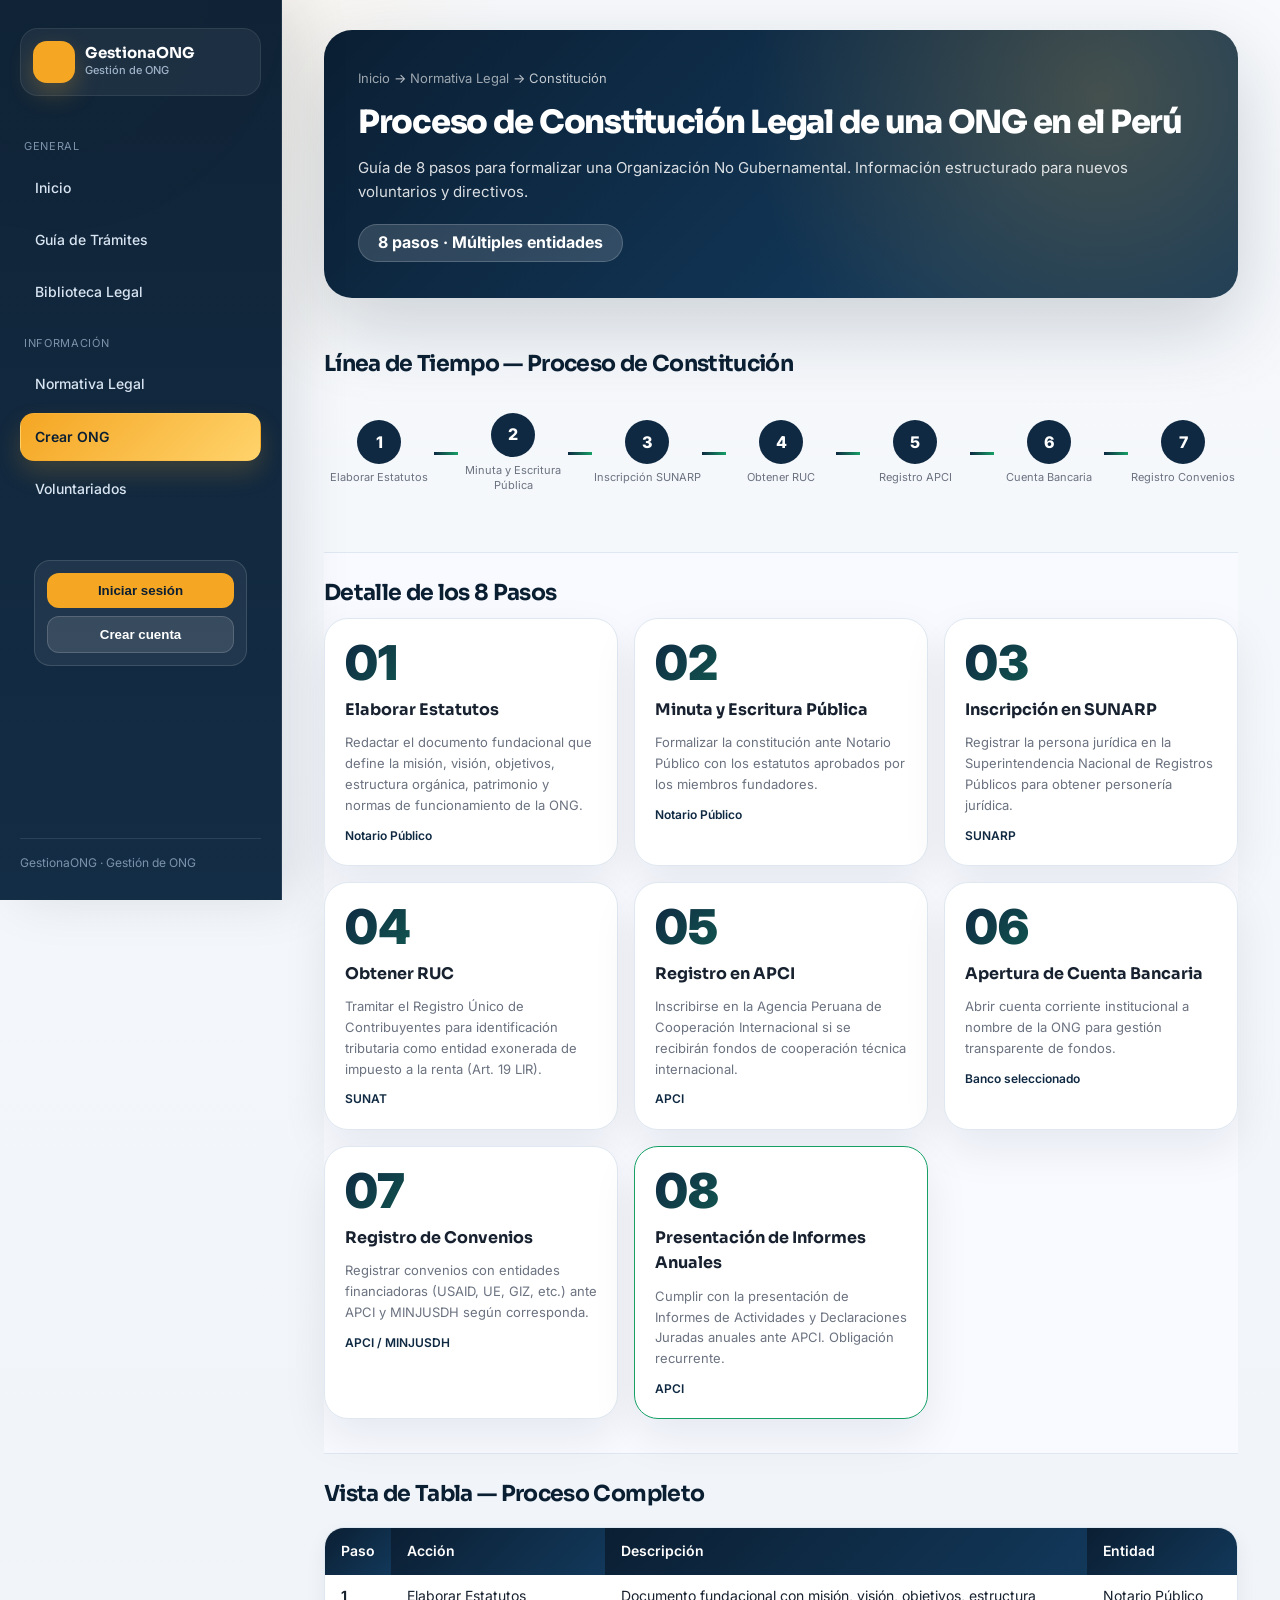
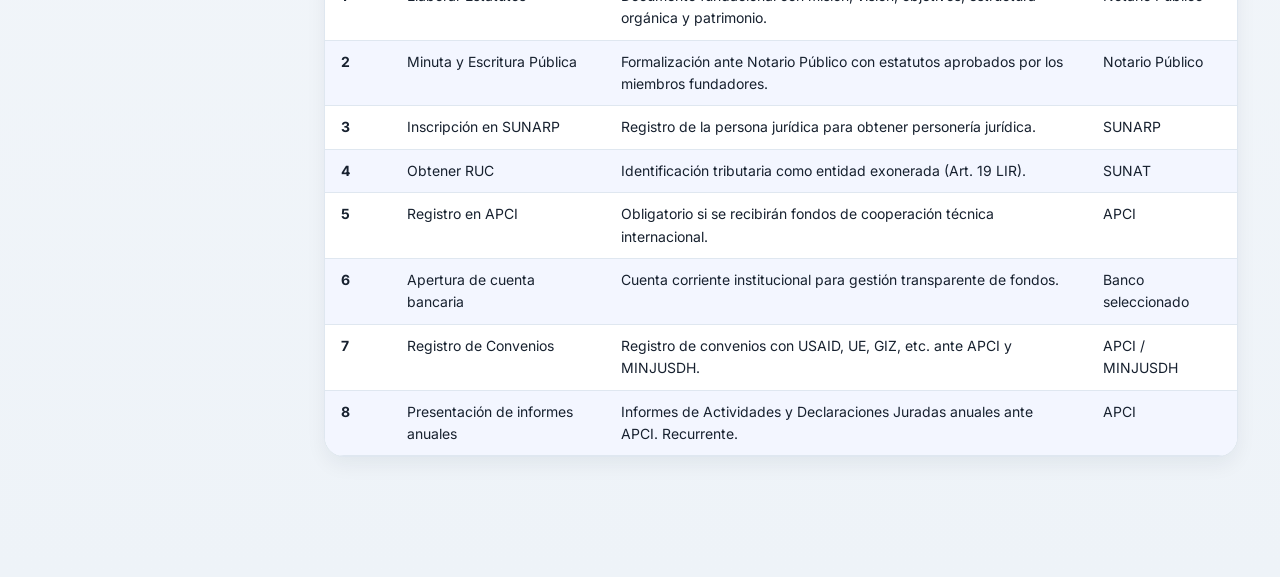
<file: pages/constitucion.html>
<!DOCTYPE html>
<html lang="es">
<head>
  <meta charset="UTF-8" />
  <meta name="viewport" content="width=device-width, initial-scale=1.0" />
  <title>Constitución Legal de una ONG · GestionaONG ONG</title>
  <link rel="stylesheet" href="../css/styles.css" />
  <link rel="stylesheet" href="../css/dashboard.css" />
  <style>
    .steps-grid {
      display: grid;
      grid-template-columns: repeat(auto-fill, minmax(280px, 1fr));
      gap: 16px;
      margin-top: 8px;
    }
    .step-card {
      background: var(--white);
      border: 1px solid var(--border);
      border-radius: var(--radius-lg);
      padding: 20px;
      display: flex;
      flex-direction: column;
      gap: 10px;
      position: relative;
      transition: box-shadow 0.15s;
    }
    .step-card:hover { box-shadow: var(--shadow); }
    .step-num-large {
      font-size: 48px;
      font-weight: 900;
      line-height: 1;
      background: linear-gradient(135deg, var(--primary), var(--secondary));
      -webkit-background-clip: text;
      -webkit-text-fill-color: transparent;
    }
    .step-card h4 { font-size: 16px; font-weight: 700; }
    .step-card p { font-size: 13px; color: var(--text-muted); }
    .step-entidad { font-size: 12px; font-weight: 600; color: var(--primary); }
    .timeline-line {
      display: flex;
      align-items: center;
      gap: 0;
      overflow-x: auto;
      padding: 24px 0;
    }
    .tl-node {
      display: flex;
      flex-direction: column;
      align-items: center;
      flex-shrink: 0;
      width: 110px;
    }
    .tl-circle {
      width: 44px;
      height: 44px;
      border-radius: 50%;
      background: var(--primary);
      color: var(--white);
      display: flex;
      align-items: center;
      justify-content: center;
      font-size: 16px;
      font-weight: 800;
      flex-shrink: 0;
    }
    .tl-label { font-size: 11px; text-align: center; margin-top: 6px; color: var(--text-muted); line-height: 1.4; }
    .tl-connector {
      flex: 1;
      height: 3px;
      background: linear-gradient(90deg, var(--primary), var(--secondary));
      min-width: 24px;
      flex-shrink: 0;
    }
  </style>
</head>
<body>
<div class="dash-shell">
  <aside class="sidebar">
    <div class="sidebar-brand">
      <div class="logo"></div>
      <div>
        <h1>GestionaONG</h1>
        <span>Gestión de ONG</span>
      </div>
    </div>
    <nav class="side-nav">
      <span class="nav-label">General</span>
      <a href="../index.html" class="side-link ">Inicio</a>
      <a href="../pages/fase1.html" class="side-link ">Guía de Trámites</a>
      <a href="../pages/fase2.html" class="side-link ">Biblioteca Legal</a>
      <a href="../pages/fase3.html" class="side-link ">Permisos del Sistema</a>
      <a href="../pages/admin.html" class="side-link ">Administración</a>

      <span class="nav-label">Información</span>
      <a href="../pages/marco-legal.html" class="side-link ">Normativa Legal</a>
      <a href="../pages/constitucion.html" class="side-link active">Crear ONG</a>
      <a href="../pages/voluntariados.html" class="side-link">Voluntariados</a>
      <a href="../pages/documentos-ong.html" class="side-link" data-manage-only>Mis Documentos</a>
    </nav>
    <div class="sidebar-footer">
      GestionaONG · Gestión de ONG
    </div>
  </aside>
  <main class="main">


  <div class="page-header">
    <div class="container">
      <div class="breadcrumb"><a href="../index.html">Inicio</a> → <a href="marco-legal.html">Normativa Legal</a> → Constitución</div>
      <h1>Proceso de Constitución Legal de una ONG en el Perú</h1>
      <p>Guía de 8 pasos para formalizar una Organización No Gubernamental. Información estructurado para nuevos voluntarios y directivos.</p>
      <div class="page-score">
        <span class="score-pill">8 pasos · Múltiples entidades</span>
      </div>
    </div>
  </div>

  <!-- TIMELINE -->
  <section class="content-section">
    <div class="container">
      <h2 class="section-title">Línea de Tiempo — Proceso de Constitución</h2>
      <div class="timeline-line">
        <div class="tl-node"><div class="tl-circle">1</div><div class="tl-label">Elaborar Estatutos</div></div>
        <div class="tl-connector"></div>
        <div class="tl-node"><div class="tl-circle">2</div><div class="tl-label">Minuta y Escritura Pública</div></div>
        <div class="tl-connector"></div>
        <div class="tl-node"><div class="tl-circle">3</div><div class="tl-label">Inscripción SUNARP</div></div>
        <div class="tl-connector"></div>
        <div class="tl-node"><div class="tl-circle">4</div><div class="tl-label">Obtener RUC</div></div>
        <div class="tl-connector"></div>
        <div class="tl-node"><div class="tl-circle">5</div><div class="tl-label">Registro APCI</div></div>
        <div class="tl-connector"></div>
        <div class="tl-node"><div class="tl-circle">6</div><div class="tl-label">Cuenta Bancaria</div></div>
        <div class="tl-connector"></div>
        <div class="tl-node"><div class="tl-circle">7</div><div class="tl-label">Registro Convenios</div></div>
        <div class="tl-connector"></div>
        <div class="tl-node"><div class="tl-circle" style="background:var(--secondary);">8</div><div class="tl-label">Informes Anuales</div></div>
      </div>
    </div>
  </section>

  <!-- STEPS GRID -->
  <section class="content-section" style="background:#f8faff;">
    <div class="container">
      <h2 class="section-title">Detalle de los 8 Pasos</h2>
      <div class="steps-grid">
        <div class="step-card">
          <div class="step-num-large">01</div>
          <h4>Elaborar Estatutos</h4>
          <p>Redactar el documento fundacional que define la misión, visión, objetivos, estructura orgánica, patrimonio y normas de funcionamiento de la ONG.</p>
          <span class="step-entidad">Notario Público</span>
        </div>
        <div class="step-card">
          <div class="step-num-large">02</div>
          <h4>Minuta y Escritura Pública</h4>
          <p>Formalizar la constitución ante Notario Público con los estatutos aprobados por los miembros fundadores.</p>
          <span class="step-entidad">Notario Público</span>
        </div>
        <div class="step-card">
          <div class="step-num-large">03</div>
          <h4>Inscripción en SUNARP</h4>
          <p>Registrar la persona jurídica en la Superintendencia Nacional de Registros Públicos para obtener personería jurídica.</p>
          <span class="step-entidad">SUNARP</span>
        </div>
        <div class="step-card">
          <div class="step-num-large">04</div>
          <h4>Obtener RUC</h4>
          <p>Tramitar el Registro Único de Contribuyentes para identificación tributaria como entidad exonerada de impuesto a la renta (Art. 19 LIR).</p>
          <span class="step-entidad">SUNAT</span>
        </div>
        <div class="step-card">
          <div class="step-num-large">05</div>
          <h4>Registro en APCI</h4>
          <p>Inscribirse en la Agencia Peruana de Cooperación Internacional si se recibirán fondos de cooperación técnica internacional.</p>
          <span class="step-entidad">APCI</span>
        </div>
        <div class="step-card">
          <div class="step-num-large">06</div>
          <h4>Apertura de Cuenta Bancaria</h4>
          <p>Abrir cuenta corriente institucional a nombre de la ONG para gestión transparente de fondos.</p>
          <span class="step-entidad">Banco seleccionado</span>
        </div>
        <div class="step-card">
          <div class="step-num-large">07</div>
          <h4>Registro de Convenios</h4>
          <p>Registrar convenios con entidades financiadoras (USAID, UE, GIZ, etc.) ante APCI y MINJUSDH según corresponda.</p>
          <span class="step-entidad">APCI / MINJUSDH</span>
        </div>
        <div class="step-card" style="border-color:var(--secondary);">
          <div class="step-num-large">08</div>
          <h4>Presentación de Informes Anuales</h4>
          <p>Cumplir con la presentación de Informes de Actividades y Declaraciones Juradas anuales ante APCI. Obligación recurrente.</p>
          <span class="step-entidad">APCI</span>
        </div>
      </div>
    </div>
  </section>

  <!-- TABLE VERSION -->
  <section class="content-section">
    <div class="container">
      <h2 class="section-title">Vista de Tabla — Proceso Completo</h2>
      <div class="table-wrapper">
        <table class="data-table">
          <thead>
            <tr>
              <th>Paso</th>
              <th>Acción</th>
              <th>Descripción</th>
              <th>Entidad</th>
            </tr>
          </thead>
          <tbody>
            <tr><td><strong>1</strong></td><td>Elaborar Estatutos</td><td>Documento fundacional con misión, visión, objetivos, estructura orgánica y patrimonio.</td><td>Notario Público</td></tr>
            <tr><td><strong>2</strong></td><td>Minuta y Escritura Pública</td><td>Formalización ante Notario Público con estatutos aprobados por los miembros fundadores.</td><td>Notario Público</td></tr>
            <tr><td><strong>3</strong></td><td>Inscripción en SUNARP</td><td>Registro de la persona jurídica para obtener personería jurídica.</td><td>SUNARP</td></tr>
            <tr><td><strong>4</strong></td><td>Obtener RUC</td><td>Identificación tributaria como entidad exonerada (Art. 19 LIR).</td><td>SUNAT</td></tr>
            <tr><td><strong>5</strong></td><td>Registro en APCI</td><td>Obligatorio si se recibirán fondos de cooperación técnica internacional.</td><td>APCI</td></tr>
            <tr><td><strong>6</strong></td><td>Apertura de cuenta bancaria</td><td>Cuenta corriente institucional para gestión transparente de fondos.</td><td>Banco seleccionado</td></tr>
            <tr><td><strong>7</strong></td><td>Registro de Convenios</td><td>Registro de convenios con USAID, UE, GIZ, etc. ante APCI y MINJUSDH.</td><td>APCI / MINJUSDH</td></tr>
            <tr><td><strong>8</strong></td><td>Presentación de informes anuales</td><td>Informes de Actividades y Declaraciones Juradas anuales ante APCI. Recurrente.</td><td>APCI</td></tr>
          </tbody>
        </table>
      </div>
    </div>
  </section>

    </main>
</div>


  <script src="../js/main.js"></script>
<script type="module" src="../js/auth.js"></script>
</body>
</html>
</file>
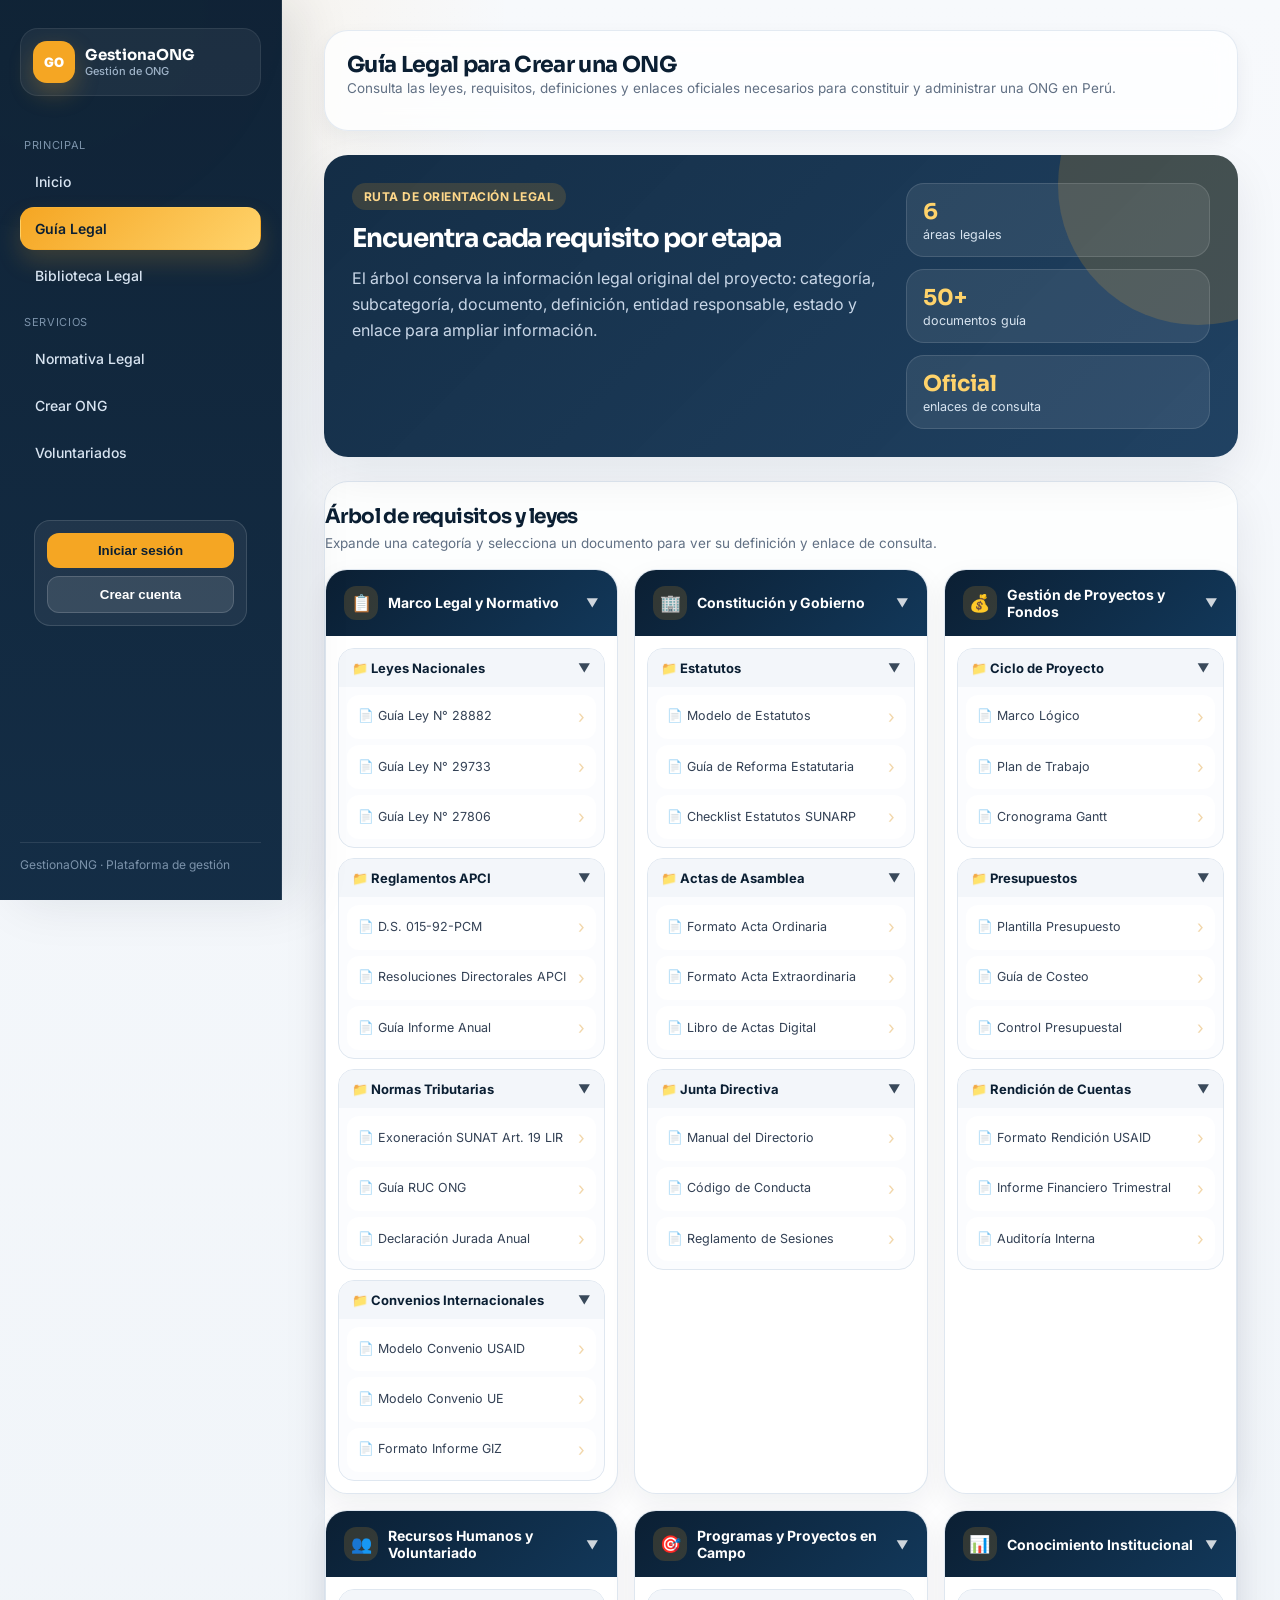
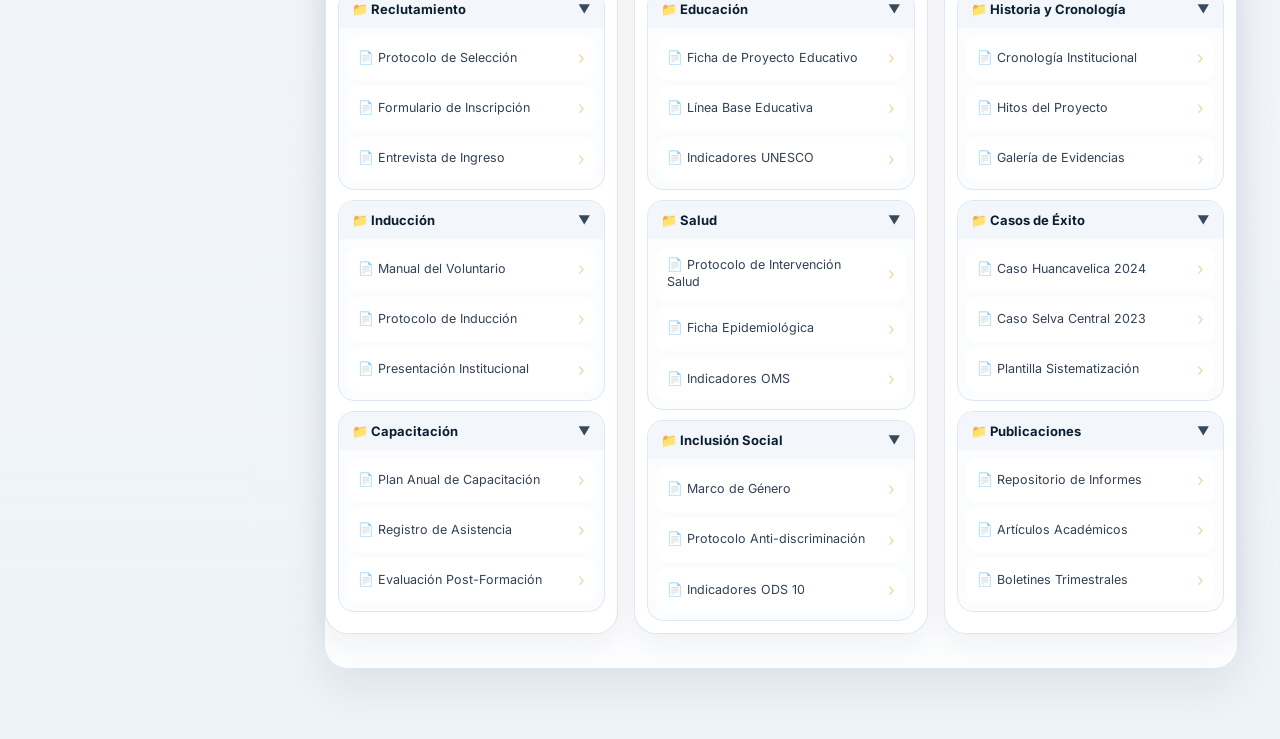
<file: pages/fase1.html>
<!DOCTYPE html>
<html lang="es">
<head>
  <meta charset="UTF-8" />
  <meta name="viewport" content="width=device-width, initial-scale=1.0" />
  <title>Guía Legal para Crear una ONG · GestionaONG</title>
  <link rel="stylesheet" href="../css/dashboard.css" />
  <link rel="stylesheet" href="../css/fase1.css" />
</head>
<body>
<div class="dash-shell">
  <aside class="sidebar">
    <div class="sidebar-brand"><div class="logo">GO</div><div><h1>GestionaONG</h1><span>Gestión de ONG</span></div></div>
    <nav class="side-nav">
      <span class="nav-label">Principal</span>
      <a href="../index.html" class="side-link">Inicio</a>
      <a href="fase1.html" class="side-link active">Guía Legal</a>
      <a href="fase2.html" class="side-link">Biblioteca Legal</a>
      <a href="fase3.html" class="side-link">Permisos del Sistema</a>
      <a href="admin.html" class="side-link">Administración</a>
      <span class="nav-label">Servicios</span>
      <a href="marco-legal.html" class="side-link">Normativa Legal</a>
      <a href="constitucion.html" class="side-link">Crear ONG</a>
      <a href="voluntariados.html" class="side-link">Voluntariados</a>
      <a href="documentos-ong.html" class="side-link" data-manage-only>Mis Documentos</a>
    </nav>
    <div class="sidebar-footer">GestionaONG · Plataforma de gestión</div>
  </aside>

  <main class="main">
    <div class="topbar">
      <div>
        <h2>Guía Legal para Crear una ONG</h2>
        <p class="sub">Consulta las leyes, requisitos, definiciones y enlaces oficiales necesarios para constituir y administrar una ONG en Perú.</p>
      </div>
    </div>

    <section class="legal-hero-card">
      <div>
        <span class="eyebrow">Ruta de orientación legal</span>
        <h3>Encuentra cada requisito por etapa</h3>
        <p>El árbol conserva la información legal original del proyecto: categoría, subcategoría, documento, definición, entidad responsable, estado y enlace para ampliar información.</p>
      </div>
      <div class="legal-hero-stats">
        <div><strong>6</strong><span>áreas legales</span></div>
        <div><strong>50+</strong><span>documentos guía</span></div>
        <div><strong>Oficial</strong><span>enlaces de consulta</span></div>
      </div>
    </section>

    <section class="content-section taxonomy-section">
      <div class="section-head-clean">
        <div>
          <h3>Árbol de requisitos y leyes</h3>
          <p>Expande una categoría y selecciona un documento para ver su definición y enlace de consulta.</p>
        </div>
      </div>
      <div class="taxonomy-tree" id="taxonomyTree"></div>
    </section>
  </main>
</div>

<div id="leyModal" class="modal-overlay" onclick="closeModal(event)">
  <div class="modal-panel">
    <button class="modal-close" onclick="closeModalBtn()">×</button>
    <div id="modalContent"></div>
  </div>
</div>

<script>
    // =====================================================
    // BASE DE DATOS DE LEYES — 1 objeto por artículo
    // Cada artículo tiene: resumen, entidad, estado y url
    // =====================================================
    const LEYES_DB = {

      // ── MARCO LEGAL Y NORMATIVO ──────────────────────

      "Guía Ley N° 28882": {
        titulo: "Ley N° 28882 — Organizaciones No Gubernamentales",
        entidad: "APCI", estado: "vigente",
        resumen: "Regula la constitución, registro obligatorio, funcionamiento y supervisión de las ONGs que reciben cooperación técnica internacional en el Perú. Establece la obligación de inscribirse ante la APCI y presentar informes anuales de actividades y recursos recibidos.",
        proceso: "Registro y constitución de ONG",
        url: "https://www.apci.gob.pe/index.php/marco-legal/leyes"
      },
      "Guía Ley N° 29733": {
        titulo: "Ley N° 29733 — Protección de Datos Personales",
        entidad: "MINJUSDH", estado: "vigente",
        resumen: "Obliga a la ONG a gestionar con seguridad los datos de beneficiarios, voluntarios y donantes. Requiere consentimiento expreso para recopilar información y establece el derecho de los titulares a conocer, actualizar y suprimir sus datos.",
        proceso: "Gestión de datos y privacidad",
        url: "https://www.minjus.gob.pe/privacidad/"
      },
      "Guía Ley N° 27806": {
        titulo: "Ley N° 27806 — Transparencia y Acceso a la Información",
        entidad: "PCM", estado: "vigente",
        resumen: "Las ONGs que reciben fondos públicos están obligadas a publicar información sobre el uso de esos recursos. Garantiza el derecho ciudadano de acceder a la información sin necesidad de justificar el pedido.",
        proceso: "Transparencia institucional",
        url: "https://www.gob.pe/institucion/pcm/normas-legales/292544-27806"
      },
      "D.S. 015-92-PCM": {
        titulo: "D.S. N° 015-92-PCM — Reglamento de ONGs",
        entidad: "PCM / APCI", estado: "vigente",
        resumen: "Reglamento que desarrolla el marco operativo de las ONGs: define categorías, obligaciones de reporte ante la APCI, condiciones para convenios de cooperación y sanciones por incumplimiento.",
        proceso: "Operación y cumplimiento normativo",
        url: "https://www.apci.gob.pe/index.php/marco-legal/decretos-supremos"
      },
      "Resoluciones Directorales APCI": {
        titulo: "Resoluciones Directorales — APCI",
        entidad: "APCI", estado: "vigente",
        resumen: "Conjunto de resoluciones administrativas que actualizan los procedimientos de inscripción, renovación y reporte de las ONGs ante la Agencia Peruana de Cooperación Internacional. Se emiten periódicamente.",
        proceso: "Trámites ante APCI",
        url: "https://www.apci.gob.pe/index.php/marco-legal/resoluciones-directorales"
      },
      "Guía Informe Anual": {
        titulo: "Guía para el Informe Anual APCI",
        entidad: "APCI", estado: "vigente",
        resumen: "Instrucción oficial que detalla la estructura, plazos y documentos requeridos para la presentación del Informe Anual de Actividades y Recursos que toda ONG registrada debe entregar ante la APCI antes del 31 de marzo.",
        proceso: "Reporte anual obligatorio",
        url: "https://www.apci.gob.pe"
      },
      "Exoneración SUNAT Art. 19 LIR": {
        titulo: "Art. 19° LIR — Exoneración del Impuesto a la Renta",
        entidad: "SUNAT", estado: "vigente",
        resumen: "Las ONGs sin fines de lucro están exoneradas del Impuesto a la Renta siempre que sus ingresos se destinen exclusivamente a sus fines institucionales y no se distribuyan entre sus miembros. Deben acreditar anualmente esta condición ante SUNAT.",
        proceso: "Beneficios tributarios",
        url: "https://www.sunat.gob.pe/legislacion/renta/ley/fueraduplicado/capiv/art19.pdf"
      },
      "Guía RUC ONG": {
        titulo: "Obtención de RUC para Asociaciones sin Fines de Lucro",
        entidad: "SUNAT", estado: "vigente",
        resumen: "Procedimiento para inscribir la ONG en el Registro Único de Contribuyentes (RUC). Requiere escritura pública, partida registral de SUNARP y datos del representante legal. El RUC es obligatorio para firmar contratos y recibir transferencias bancarias.",
        proceso: "Constitución legal",
        url: "https://www.sunat.gob.pe/orientacion/index.html"
      },
      "Declaración Jurada Anual": {
        titulo: "Declaración Jurada Anual — ONGs Exoneradas",
        entidad: "SUNAT", estado: "vigente",
        resumen: "Aun estando exoneradas del IR, las ONGs deben presentar anualmente la Declaración Jurada indicando sus ingresos, gastos y la naturaleza de sus actividades. El incumplimiento puede derivar en la pérdida de la exoneración tributaria.",
        proceso: "Obligaciones tributarias anuales",
        url: "https://www.sunat.gob.pe"
      },
      "Modelo Convenio USAID": {
        titulo: "Modelo de Convenio de Cooperación — USAID",
        entidad: "APCI / USAID", estado: "vigente",
        resumen: "Formato estándar de convenio entre una ONG peruana y USAID. Establece objetivos del proyecto, montos transferidos, cronograma de desembolsos, obligaciones de reporte financiero y mecanismos de auditoría externa.",
        proceso: "Cooperación internacional",
        url: "https://www.apci.gob.pe/index.php/cooperacion-no-reembolsable"
      },
      "Modelo Convenio UE": {
        titulo: "Modelo de Convenio de Cooperación — Unión Europea",
        entidad: "APCI / UE", estado: "vigente",
        resumen: "Acuerdo tipo para ONGs que reciben financiamiento de la Unión Europea. Incluye cláusulas sobre visibilidad del donante, auditorías independientes, informe narrativo semestral y condiciones de cierre del proyecto.",
        proceso: "Cooperación internacional",
        url: "https://www.apci.gob.pe"
      },
      "Formato Informe GIZ": {
        titulo: "Formato de Informe para Proyectos GIZ",
        entidad: "GIZ / APCI", estado: "vigente",
        resumen: "Plantilla oficial de la Cooperación Alemana (GIZ) para el reporte de avance de proyectos. Incluye secciones de indicadores de resultado, gastos ejecutados, lecciones aprendidas y plan de acción del siguiente periodo.",
        proceso: "Cooperación internacional",
        url: "https://www.giz.de/en/worldwide/33041.html"
      },

      // ── CONSTITUCIÓN Y GOBIERNO ──────────────────────

      "Modelo de Estatutos": {
        titulo: "Modelo de Estatutos para ONG — Plantilla Notarial",
        entidad: "SUNARP", estado: "vigente",
        resumen: "Documento fundacional que define la misión, visión, objetivos, estructura orgánica, patrimonio y normas de funcionamiento de la asociación. Debe ser elaborado ante notario público e inscrito en SUNARP para obtener personería jurídica.",
        proceso: "Constitución legal de la ONG",
        url: "https://www.sunarp.gob.pe/seccion/sede/AyudaAsociaciones.html"
      },
      "Guía de Reforma Estatutaria": {
        titulo: "Guía para la Reforma de Estatutos",
        entidad: "SUNARP", estado: "vigente",
        resumen: "Procedimiento para modificar los estatutos de una ONG ya constituida. Requiere convocatoria y quórum especial de la Asamblea General, escritura pública de la reforma y nueva inscripción en SUNARP.",
        proceso: "Modificación de estatutos",
        url: "https://www.sunarp.gob.pe"
      },
      "Checklist Estatutos SUNARP": {
        titulo: "Checklist de Requisitos — Inscripción en SUNARP",
        entidad: "SUNARP", estado: "vigente",
        resumen: "Lista de verificación de los documentos necesarios para inscribir una asociación sin fines de lucro: minuta de constitución, escritura pública, DNI del representante legal, comprobante de domicilio y pago de tasa registral.",
        proceso: "Constitución legal de la ONG",
        url: "https://www.sunarp.gob.pe/PREG/inicio.aspx"
      },
      "Formato Acta Ordinaria": {
        titulo: "Formato de Acta de Asamblea General Ordinaria",
        entidad: "Interno", estado: "vigente",
        resumen: "Plantilla para registrar las sesiones anuales obligatorias de la Asamblea General donde se aprueban el balance, la memoria anual, el presupuesto del siguiente período y la elección de directivos si corresponde.",
        proceso: "Gobierno institucional",
        url: "https://www.minjus.gob.pe"
      },
      "Formato Acta Extraordinaria": {
        titulo: "Formato de Acta de Asamblea General Extraordinaria",
        entidad: "Interno", estado: "vigente",
        resumen: "Plantilla para sesiones convocadas fuera del calendario ordinario, generalmente para tratar reformas estatutarias, disolución de la organización, elecciones anticipadas o decisiones urgentes que no pueden esperar a la asamblea anual.",
        proceso: "Gobierno institucional",
        url: "https://www.minjus.gob.pe"
      },
      "Libro de Actas Digital": {
        titulo: "Guía — Libro de Actas Digital para ONGs",
        entidad: "SUNARP", estado: "vigente",
        resumen: "SUNARP permite el registro de actas en formato digital legalizado. La guía explica cómo llevar el libro de actas electrónico, los requisitos de firma digital de los directivos y el archivo seguro de la documentación.",
        proceso: "Gestión documental",
        url: "https://www.sunarp.gob.pe"
      },
      "Manual del Directorio": {
        titulo: "Manual del Directorio — Funciones y Responsabilidades",
        entidad: "Interno", estado: "vigente",
        resumen: "Documento que define las atribuciones, responsabilidades legales y límites de autoridad de cada miembro de la junta directiva: presidente, secretario, tesorero y vocales. Incluye el calendario de sesiones y el quórum requerido.",
        proceso: "Gobierno institucional",
        url: "https://www.minjus.gob.pe"
      },
      "Código de Conducta": {
        titulo: "Código de Conducta Institucional",
        entidad: "Interno", estado: "vigente",
        resumen: "Establece los principios éticos y normas de comportamiento que deben observar todos los miembros, directivos y voluntarios de la ONG. Incluye política de conflicto de intereses, uso de recursos institucionales y mecanismos de denuncia.",
        proceso: "Gobierno institucional",
        url: "https://www.minjus.gob.pe"
      },
      "Reglamento de Sesiones": {
        titulo: "Reglamento de Sesiones de la Junta Directiva",
        entidad: "Interno", estado: "vigente",
        resumen: "Norma interna que regula la frecuencia, convocatoria, quórum, orden del día y toma de decisiones en las sesiones de la Junta Directiva. Define también los mecanismos de votación y el tratamiento de temas urgentes.",
        proceso: "Gobierno institucional",
        url: "https://www.minjus.gob.pe"
      },

      // ── GESTIÓN DE PROYECTOS Y FONDOS ────────────────

      "Marco Lógico": {
        titulo: "Marco Lógico — Herramienta de Planificación de Proyectos",
        entidad: "Interno", estado: "vigente",
        resumen: "Matriz de planificación que organiza el objetivo general, objetivos específicos, resultados esperados, actividades e indicadores verificables del proyecto. Es el documento base exigido por la mayoría de donantes internacionales para aprobar financiamiento.",
        proceso: "Planificación de proyectos",
        url: "https://www.apci.gob.pe"
      },
      "Plan de Trabajo": {
        titulo: "Plantilla — Plan de Trabajo Anual",
        entidad: "Interno", estado: "vigente",
        resumen: "Documento operativo que detalla las actividades del proyecto mes a mes, los responsables de cada tarea, los recursos necesarios y los entregables esperados. Se deriva del Marco Lógico y sirve de guía al equipo de campo.",
        proceso: "Ejecución de proyectos",
        url: "https://www.apci.gob.pe"
      },
      "Cronograma Gantt": {
        titulo: "Plantilla de Cronograma Gantt para Proyectos",
        entidad: "Interno", estado: "vigente",
        resumen: "Herramienta visual de programación que muestra las actividades del proyecto en una línea de tiempo. Permite identificar dependencias entre tareas, hitos críticos y el avance real versus lo planificado.",
        proceso: "Planificación y seguimiento",
        url: "https://www.apci.gob.pe"
      },
      "Plantilla Presupuesto": {
        titulo: "Plantilla de Presupuesto para Proyectos de Cooperación",
        entidad: "Interno", estado: "vigente",
        resumen: "Formato estructurado para elaborar el presupuesto de un proyecto: líneas de gasto, costos unitarios, fuentes de financiamiento (donante vs. contrapartida local) y cronograma de desembolsos.",
        proceso: "Gestión financiera",
        url: "https://www.apci.gob.pe"
      },
      "Guía de Costeo": {
        titulo: "Guía de Costeo para ONGs",
        entidad: "MEF / APCI", estado: "vigente",
        resumen: "Metodología para calcular costos directos e indirectos de los proyectos. Explica cómo distribuir los gastos administrativos entre proyectos y cómo calcular tasas overhead aceptadas por los principales donantes internacionales.",
        proceso: "Gestión financiera",
        url: "https://www.mef.gob.pe"
      },
      "Control Presupuestal": {
        titulo: "Herramienta de Control Presupuestal",
        entidad: "Interno", estado: "vigente",
        resumen: "Hoja de seguimiento que compara mensualmente lo presupuestado versus lo ejecutado en cada línea de gasto. Permite detectar desviaciones a tiempo y solicitar al donante modificaciones presupuestales cuando sea necesario.",
        proceso: "Seguimiento financiero",
        url: "https://www.apci.gob.pe"
      },
      "Formato Rendición USAID": {
        titulo: "Formato de Rendición de Cuentas — USAID",
        entidad: "USAID / APCI", estado: "vigente",
        resumen: "Documento de reporte financiero exigido por USAID cada trimestre. Incluye cuadros de gastos por categoría presupuestal, justificantes de gasto, proyección del período siguiente y variaciones respecto al presupuesto aprobado.",
        proceso: "Rendición de cuentas",
        url: "https://www.apci.gob.pe/index.php/cooperacion-no-reembolsable"
      },
      "Informe Financiero Trimestral": {
        titulo: "Plantilla — Informe Financiero Trimestral",
        entidad: "Interno", estado: "vigente",
        resumen: "Estado financiero de uso interno que resume los ingresos, egresos y saldo disponible del trimestre por proyecto y fuente de financiamiento. Alimenta la toma de decisiones de la Junta Directiva.",
        proceso: "Rendición de cuentas",
        url: "https://www.apci.gob.pe"
      },
      "Auditoría Interna": {
        titulo: "Guía de Auditoría Interna para ONGs",
        entidad: "MEF / APCI", estado: "vigente",
        resumen: "Procedimiento para realizar auditorías periódicas que verifican el uso correcto de los fondos del proyecto. Incluye revisión de comprobantes, contratos, planillas y cumplimiento de los procedimientos de adquisición del donante.",
        proceso: "Control y auditoría",
        url: "https://www.contraloria.gob.pe"
      },

      // ── RECURSOS HUMANOS Y VOLUNTARIADO ─────────────

      "Protocolo de Selección": {
        titulo: "Protocolo de Selección de Voluntarios",
        entidad: "Interno", estado: "vigente",
        resumen: "Define el proceso de reclutamiento: publicación de convocatoria, revisión de postulaciones, entrevista, verificación de antecedentes (obligatoria para proyectos con niños) y comunicación del resultado. Garantiza transparencia e igualdad de oportunidades.",
        proceso: "Gestión de voluntariado",
        url: "https://www.mimp.gob.pe"
      },
      "Formulario de Inscripción": {
        titulo: "Formulario de Inscripción de Voluntario",
        entidad: "Interno", estado: "vigente",
        resumen: "Documento que recopila los datos personales, habilidades, disponibilidad horaria y motivación del postulante. Incluye la autorización para el tratamiento de datos personales según la Ley N° 29733.",
        proceso: "Gestión de voluntariado",
        url: "https://www.mimp.gob.pe"
      },
      "Entrevista de Ingreso": {
        titulo: "Guía de Entrevista de Ingreso para Voluntarios",
        entidad: "Interno", estado: "vigente",
        resumen: "Estructura de entrevista para evaluar la idoneidad del postulante: preguntas sobre motivación, experiencia previa, disponibilidad y alineación con los valores institucionales. Incluye rúbrica de evaluación del entrevistador.",
        proceso: "Gestión de voluntariado",
        url: "https://www.mimp.gob.pe"
      },
      "Manual del Voluntario": {
        titulo: "Manual del Voluntario — Inducción y Protocolo",
        entidad: "Interno", estado: "vigente",
        resumen: "Guía completa para nuevos voluntarios: misión y visión de la ONG, código de conducta, estructura organizacional, derechos y deberes del voluntario, protocolos de seguridad en campo y contactos de emergencia.",
        proceso: "Inducción de voluntarios",
        url: "https://www.mimp.gob.pe/voluntariado"
      },
      "Protocolo de Inducción": {
        titulo: "Protocolo de Inducción Institucional",
        entidad: "Interno", estado: "vigente",
        resumen: "Plan estructurado de las primeras dos semanas del voluntario: sesión de bienvenida, visita a campo, reuniones con el equipo, lectura del manual y evaluación inicial de comprensión. Asegura una integración efectiva.",
        proceso: "Inducción de voluntarios",
        url: "https://www.mimp.gob.pe"
      },
      "Presentación Institucional": {
        titulo: "Presentación Institucional para Nuevos Miembros",
        entidad: "Interno", estado: "vigente",
        resumen: "Diapositivas de bienvenida que resumen la historia de la ONG, proyectos activos, estructura del equipo, logros principales y planes estratégicos. Se entrega a todo nuevo voluntario, colaborador o visitante institucional.",
        proceso: "Inducción de voluntarios",
        url: "https://www.mimp.gob.pe"
      },
      "Plan Anual de Capacitación": {
        titulo: "Plan Anual de Capacitación de Voluntarios",
        entidad: "Interno", estado: "vigente",
        resumen: "Programa de formación continua para voluntarios: talleres técnicos, cursos de habilidades blandas, visitas de intercambio y certificaciones. Se diseña cada año en función de las necesidades detectadas en la evaluación de desempeño.",
        proceso: "Desarrollo de voluntarios",
        url: "https://www.mimp.gob.pe"
      },
      "Registro de Asistencia": {
        titulo: "Plantilla — Registro de Asistencia a Capacitaciones",
        entidad: "Interno", estado: "vigente",
        resumen: "Formato para documentar la participación de voluntarios en actividades de formación. Incluye fecha, tema, facilitador, lista de asistentes con firma y porcentaje de asistencia. Exigido por algunos donantes para justificar gastos de capacitación.",
        proceso: "Desarrollo de voluntarios",
        url: "https://www.mimp.gob.pe"
      },
      "Evaluación Post-Formación": {
        titulo: "Instrumento de Evaluación Post-Formación",
        entidad: "Interno", estado: "vigente",
        resumen: "Encuesta aplicada al finalizar cada capacitación para medir la satisfacción, la utilidad percibida y el nivel de aprendizaje de los participantes. Los resultados alimentan la mejora del plan de capacitación del siguiente ciclo.",
        proceso: "Desarrollo de voluntarios",
        url: "https://www.mimp.gob.pe"
      },

      // ── PROGRAMAS Y PROYECTOS EN CAMPO ──────────────

      "Ficha de Proyecto Educativo": {
        titulo: "Ficha de Proyecto — Área Educativa",
        entidad: "MINEDU", estado: "vigente",
        resumen: "Formato de formulación de proyectos educativos que incluye diagnóstico del problema, población objetivo, objetivos de aprendizaje, metodología pedagógica, presupuesto y sistema de monitoreo alineado con los indicadores del MINEDU.",
        proceso: "Formulación de proyectos",
        url: "https://www.minedu.gob.pe"
      },
      "Línea Base Educativa": {
        titulo: "Guía para el Levantamiento de Línea Base Educativa",
        entidad: "MINEDU", estado: "vigente",
        resumen: "Metodología para medir el estado inicial de los indicadores educativos antes de iniciar el proyecto. Define instrumentos de recopilación de datos (encuestas, pruebas diagnósticas), tamaño de muestra y análisis estadístico básico.",
        proceso: "Monitoreo y evaluación",
        url: "https://www.minedu.gob.pe"
      },
      "Indicadores UNESCO": {
        titulo: "Marco de Indicadores UNESCO para Proyectos Educativos",
        entidad: "UNESCO / MINEDU", estado: "vigente",
        resumen: "Conjunto de indicadores internacionales para medir el impacto de proyectos educativos: tasa de asistencia, nivel de aprendizaje, permanencia escolar y equidad de género. Su uso facilita la presentación de resultados ante donantes internacionales.",
        proceso: "Monitoreo y evaluación",
        url: "https://es.unesco.org/themes/education"
      },
      "Protocolo de Intervención Salud": {
        titulo: "Protocolo de Intervención en Salud Comunitaria",
        entidad: "MINSA", estado: "vigente",
        resumen: "Guía operativa para proyectos de salud: coordinación con establecimientos del MINSA, perfil mínimo del personal de salud, normas de bioseguridad, derivación de casos y registro de atenciones en el sistema HIS-MINSA.",
        proceso: "Ejecución de proyectos de salud",
        url: "https://www.gob.pe/minsa"
      },
      "Ficha Epidemiológica": {
        titulo: "Ficha Epidemiológica — CDC Perú",
        entidad: "MINSA / CDC", estado: "vigente",
        resumen: "Instrumento del Centro Nacional de Epidemiología del MINSA para el registro y notificación de casos de enfermedades. Las ONGs que trabajan en salud deben usar este formato y reportar al sistema de vigilancia epidemiológica nacional.",
        proceso: "Vigilancia epidemiológica",
        url: "https://www.dge.gob.pe"
      },
      "Indicadores OMS": {
        titulo: "Indicadores OMS para Proyectos de Salud",
        entidad: "OMS / MINSA", estado: "vigente",
        resumen: "Sistema de métricas de la Organización Mundial de la Salud para evaluar el impacto de intervenciones en salud: mortalidad infantil, cobertura de vacunación, desnutrición crónica y acceso a agua segura. Estándar aceptado por cooperantes internacionales.",
        proceso: "Monitoreo y evaluación",
        url: "https://www.who.int/es/data/gho/indicator-metadata-registry"
      },
      "Marco de Género": {
        titulo: "Marco de Género para Proyectos de Inclusión Social",
        entidad: "MIMP", estado: "vigente",
        resumen: "Enfoque transversal que garantiza que el proyecto identifique y reduzca brechas entre hombres y mujeres. Define indicadores desagregados por sexo, estrategias de participación equitativa y medidas de protección para mujeres en situación de vulnerabilidad.",
        proceso: "Diseño inclusivo de proyectos",
        url: "https://www.mimp.gob.pe/webs/mimp/sispod/index.php"
      },
      "Protocolo Anti-discriminación": {
        titulo: "Protocolo Anti-discriminación e Inclusión",
        entidad: "MIMP / CONADIS", estado: "vigente",
        resumen: "Establece las medidas que debe adoptar la ONG para garantizar la no discriminación por razón de género, etnia, discapacidad o condición socioeconómica en la selección de beneficiarios, el trato del personal y la comunicación institucional.",
        proceso: "Protección y salvaguardas",
        url: "https://www.conadis.gob.pe"
      },
      "Indicadores ODS 10": {
        titulo: "Indicadores ODS 10 — Reducción de Desigualdades",
        entidad: "ONU / CEPLAN", estado: "vigente",
        resumen: "Métricas del Objetivo de Desarrollo Sostenible 10 para medir la reducción de desigualdades en los proyectos: índice de Gini, ingresos del 40% más pobre, acceso a servicios por grupos vulnerables. CEPLAN Perú los incorpora al sistema de planificación nacional.",
        proceso: "Monitoreo y evaluación",
        url: "https://www.ceplan.gob.pe/documentos_/agenda-2030/"
      },

      // ── CONOCIMIENTO INSTITUCIONAL ───────────────────

      "Cronología Institucional": {
        titulo: "Cronología Institucional — Historia de la ONG",
        entidad: "Interno", estado: "vigente",
        resumen: "Línea de tiempo documentada de los hitos más importantes de la organización: fundación, primeros proyectos, reconocimientos, expansión geográfica y cambios de liderazgo. Es un recurso de memoria institucional clave para la identidad organizacional.",
        proceso: "Gestión del conocimiento institucional",
        url: "#"
      },
      "Hitos del Proyecto": {
        titulo: "Registro de Hitos por Proyecto",
        entidad: "Interno", estado: "vigente",
        resumen: "Documento que captura los logros más significativos de cada proyecto ejecutado: número de beneficiarios, resultados medibles, reconocimientos recibidos y lecciones aprendidas. Sirve como evidencia para nuevas solicitudes de financiamiento.",
        proceso: "Gestión del conocimiento institucional",
        url: "#"
      },
      "Galería de Evidencias": {
        titulo: "Galería de Evidencias — Fotos y Testimonios",
        entidad: "Interno", estado: "vigente",
        resumen: "Repositorio fotográfico y de testimonios de beneficiarios que documenta visualmente el impacto de los proyectos. Debe cumplir con la política de protección de datos e imagen de beneficiarios, especialmente de menores de edad.",
        proceso: "Comunicación y visibilidad",
        url: "#"
      },
      "Caso Huancavelica 2024": {
        titulo: "Caso de Éxito — Programa Educativo Huancavelica 2024",
        entidad: "Interno", estado: "vigente",
        resumen: "Sistematización del programa que benefició a 1,200 niños en zonas rurales de Huancavelica. Documenta el modelo de intervención, los resultados de aprendizaje obtenidos, los factores de éxito y las recomendaciones para replicar la experiencia.",
        proceso: "Aprendizaje organizacional",
        url: "#"
      },
      "Caso Selva Central 2023": {
        titulo: "Caso de Éxito — Proyecto Agroforestal Selva Central 2023",
        entidad: "Interno", estado: "vigente",
        resumen: "Documentación del proyecto agroforestal en comunidades nativas de la Selva Central. Incluye el proceso de consulta previa, los acuerdos con las comunidades, los resultados ambientales medidos y el modelo de gestión comunitaria implementado.",
        proceso: "Aprendizaje organizacional",
        url: "#"
      },
      "Plantilla Sistematización": {
        titulo: "Plantilla para Sistematización de Experiencias",
        entidad: "Interno", estado: "vigente",
        resumen: "Formato estructurado para documentar y analizar la experiencia de un proyecto: contexto, proceso de implementación, resultados, lecciones aprendidas y recomendaciones. Basado en la metodología de Oscar Jara para la sistematización de experiencias.",
        proceso: "Aprendizaje organizacional",
        url: "#"
      },
      "Repositorio de Informes": {
        titulo: "Repositorio Institucional de Informes",
        entidad: "Interno", estado: "vigente",
        resumen: "Biblioteca digital de todos los informes finales de proyectos, auditorías, evaluaciones externas y memorias anuales de la ONG. Organizado por año, proyecto y tipo de documento para facilitar la consulta interna y la rendición de cuentas.",
        proceso: "Gestión documental",
        url: "#"
      },
      "Artículos Académicos": {
        titulo: "Artículos Académicos Producidos por la ONG",
        entidad: "Interno", estado: "vigente",
        resumen: "Publicaciones científicas y técnicas elaboradas por el equipo de la ONG a partir de las experiencias de campo. Se publican en revistas especializadas y repositorios abiertos para contribuir al conocimiento del sector.",
        proceso: "Producción de conocimiento",
        url: "#"
      },
      "Boletines Trimestrales": {
        titulo: "Boletines Trimestrales Institucionales",
        entidad: "Interno", estado: "vigente",
        resumen: "Publicación periódica que comunica a donantes, aliados y comunidad los avances de los proyectos, noticias institucionales y convocatorias abiertas. Se distribuye por correo electrónico y se publica en el sitio web de la ONG.",
        proceso: "Comunicación institucional",
        url: "#"
      }
    };

    // =====================================================
    // ÁRBOL DE TAXONOMÍA — estructura de categorías
    // =====================================================
    const TAXONOMY = [
      {
        icon: "📋", name: "Marco Legal y Normativo",
        subs: [
          { name: "Leyes Nacionales", articles: ["Guía Ley N° 28882", "Guía Ley N° 29733", "Guía Ley N° 27806"] },
          { name: "Reglamentos APCI", articles: ["D.S. 015-92-PCM", "Resoluciones Directorales APCI", "Guía Informe Anual"] },
          { name: "Normas Tributarias", articles: ["Exoneración SUNAT Art. 19 LIR", "Guía RUC ONG", "Declaración Jurada Anual"] },
          { name: "Convenios Internacionales", articles: ["Modelo Convenio USAID", "Modelo Convenio UE", "Formato Informe GIZ"] }
        ]
      },
      {
        icon: "🏢", name: "Constitución y Gobierno",
        subs: [
          { name: "Estatutos", articles: ["Modelo de Estatutos", "Guía de Reforma Estatutaria", "Checklist Estatutos SUNARP"] },
          { name: "Actas de Asamblea", articles: ["Formato Acta Ordinaria", "Formato Acta Extraordinaria", "Libro de Actas Digital"] },
          { name: "Junta Directiva", articles: ["Manual del Directorio", "Código de Conducta", "Reglamento de Sesiones"] }
        ]
      },
      {
        icon: "💰", name: "Gestión de Proyectos y Fondos",
        subs: [
          { name: "Ciclo de Proyecto", articles: ["Marco Lógico", "Plan de Trabajo", "Cronograma Gantt"] },
          { name: "Presupuestos", articles: ["Plantilla Presupuesto", "Guía de Costeo", "Control Presupuestal"] },
          { name: "Rendición de Cuentas", articles: ["Formato Rendición USAID", "Informe Financiero Trimestral", "Auditoría Interna"] }
        ]
      },
      {
        icon: "👥", name: "Recursos Humanos y Voluntariado",
        subs: [
          { name: "Reclutamiento", articles: ["Protocolo de Selección", "Formulario de Inscripción", "Entrevista de Ingreso"] },
          { name: "Inducción", articles: ["Manual del Voluntario", "Protocolo de Inducción", "Presentación Institucional"] },
          { name: "Capacitación", articles: ["Plan Anual de Capacitación", "Registro de Asistencia", "Evaluación Post-Formación"] }
        ]
      },
      {
        icon: "🎯", name: "Programas y Proyectos en Campo",
        subs: [
          { name: "Educación", articles: ["Ficha de Proyecto Educativo", "Línea Base Educativa", "Indicadores UNESCO"] },
          { name: "Salud", articles: ["Protocolo de Intervención Salud", "Ficha Epidemiológica", "Indicadores OMS"] },
          { name: "Inclusión Social", articles: ["Marco de Género", "Protocolo Anti-discriminación", "Indicadores ODS 10"] }
        ]
      },
      {
        icon: "📊", name: "Conocimiento Institucional",
        subs: [
          { name: "Historia y Cronología", articles: ["Cronología Institucional", "Hitos del Proyecto", "Galería de Evidencias"] },
          { name: "Casos de Éxito", articles: ["Caso Huancavelica 2024", "Caso Selva Central 2023", "Plantilla Sistematización"] },
          { name: "Publicaciones", articles: ["Repositorio de Informes", "Artículos Académicos", "Boletines Trimestrales"] }
        ]
      }
    ];

    // =====================================================
    // RENDER DEL ÁRBOL
    // =====================================================
    function renderTree() {
      const tree = document.getElementById('taxonomyTree');
      tree.innerHTML = TAXONOMY.map((cat, ci) => `
        <div class="tree-category">
          <div class="tree-cat-header" onclick="toggleCat(${ci})">
            <span class="tree-icon">${cat.icon}</span>
            <strong>${cat.name}</strong>
            <span class="tree-toggle" id="toggle-${ci}">▼</span>
          </div>
          <div class="tree-subs" id="subs-${ci}">
            ${cat.subs.map((sub, si) => `
              <div class="tree-sub">
                <div class="tree-sub-header" onclick="toggleSub(${ci},${si})">
                  📁 ${sub.name}
                  <span class="tree-toggle" id="stoggle-${ci}-${si}">▼</span>
                </div>
                <div class="tree-articles" id="arts-${ci}-${si}">
                  ${sub.articles.map(a => `
                    <div class="tree-article tree-article-link" onclick="openModal('${a.replace(/'/g, "\\'")}')">
                      📄 ${a}
                      <span class="article-arrow">›</span>
                    </div>
                  `).join('')}
                </div>
              </div>
            `).join('')}
          </div>
        </div>
      `).join('');
    }

    function toggleCat(ci) {
      const el = document.getElementById(`subs-${ci}`);
      const tog = document.getElementById(`toggle-${ci}`);
      const hidden = el.style.display === 'none';
      el.style.display = hidden ? 'block' : 'none';
      tog.textContent = hidden ? '▼' : '▶';
    }

    function toggleSub(ci, si) {
      const el = document.getElementById(`arts-${ci}-${si}`);
      const tog = document.getElementById(`stoggle-${ci}-${si}`);
      const hidden = el.style.display === 'none';
      el.style.display = hidden ? 'block' : 'none';
      tog.textContent = hidden ? '▼' : '▶';
    }

    // =====================================================
    // MODAL
    // =====================================================
    function openModal(key) {
      const ley = LEYES_DB[key];
      if (!ley) return;

      const estadoColor = ley.estado === 'vigente' ? '#065f46' : '#991b1b';
      const estadoBg   = ley.estado === 'vigente' ? '#d1fae5' : '#fee2e2';
      const enlaceHtml = ley.url && ley.url !== '#'
        ? `<a href="${ley.url}" target="_blank" rel="noopener" class="modal-btn-gov">
             🔗 Ver documento oficial <span style="font-size:11px;">(abre en nueva pestaña)</span>
           </a>`
        : `<span class="modal-btn-internal">📁 Documento de uso interno</span>`;

      document.getElementById('modalContent').innerHTML = `
        <div class="modal-header-band">
          <span class="modal-proceso">📌 Proceso: ${ley.proceso}</span>
        </div>
        <h2 class="modal-title">${ley.titulo}</h2>
        <div class="modal-meta">
          <span class="modal-badge" style="background:${estadoBg};color:${estadoColor};">
            ${ley.estado === 'vigente' ? '✅' : '⛔'} ${ley.estado.toUpperCase()}
          </span>
          <span class="modal-entidad">🏛 ${ley.entidad}</span>
        </div>
        <p class="modal-resumen">${ley.resumen}</p>
        <div class="modal-footer-action">
          ${enlaceHtml}
        </div>
      `;

      document.getElementById('leyModal').classList.add('modal-open');
      document.body.style.overflow = 'hidden';
    }

    function closeModalBtn() {
      document.getElementById('leyModal').classList.remove('modal-open');
      document.body.style.overflow = '';
    }

    function closeModal(e) {
      if (e.target.id === 'leyModal') closeModalBtn();
    }

    document.addEventListener('keydown', e => {
      if (e.key === 'Escape') closeModalBtn();
    });

    renderTree();

</script>
<script type="module" src="../js/auth.js"></script>
</body>
</html>
</file>
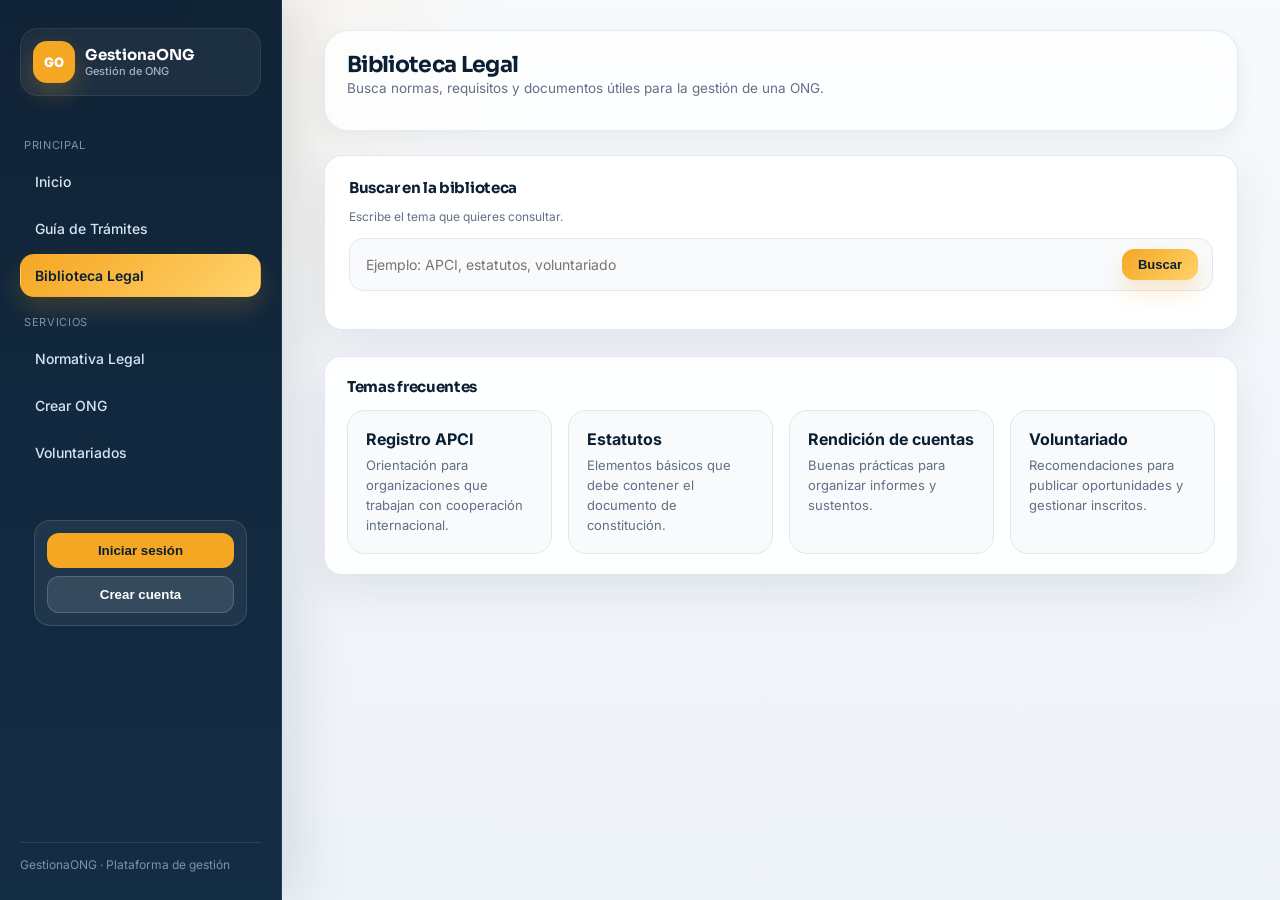
<file: pages/fase2.html>
<!DOCTYPE html><html lang="es"><head><meta charset="UTF-8"><meta name="viewport" content="width=device-width, initial-scale=1.0"><title>Biblioteca Legal · GestionaONG</title><link rel="stylesheet" href="../css/dashboard.css"></head><body><div class="dash-shell"><aside class="sidebar">
  <div class="sidebar-brand"><div class="logo">GO</div><div><h1>GestionaONG</h1><span>Gestión de ONG</span></div></div>
  <nav class="side-nav">
    <span class="nav-label">Principal</span>
    <a href="../index.html" class="side-link">Inicio</a>
    <a href="fase1.html" class="side-link ">Guía de Trámites</a>
    <a href="fase2.html" class="side-link active">Biblioteca Legal</a>
    <a href="fase3.html" class="side-link ">Permisos del Sistema</a>
    <a href="admin.html" class="side-link ">Administración</a>
    <span class="nav-label">Servicios</span>
    <a href="marco-legal.html" class="side-link ">Normativa Legal</a>
    <a href="constitucion.html" class="side-link ">Crear ONG</a>
    <a href="voluntariados.html" class="side-link ">Voluntariados</a>
    <a href="documentos-ong.html" class="side-link " data-manage-only>Mis Documentos</a>
  </nav>
  <div class="sidebar-footer">GestionaONG · Plataforma de gestión</div>
</aside><main class="main">
<div class="topbar"><div><h2>Biblioteca Legal</h2><p class="sub">Busca normas, requisitos y documentos útiles para la gestión de una ONG.</p></div></div>
<section class="search-panel"><h3>Buscar en la biblioteca</h3><p class="sub">Escribe el tema que quieres consultar.</p><div class="search-box"><input id="searchInput" placeholder="Ejemplo: APCI, estatutos, voluntariado"><button onclick="window.demoLegalSearch?.()">Buscar</button></div><div id="legalResults" class="search-results"></div></section>
<section class="card"><h3>Temas frecuentes</h3><div class="service-grid"><div><strong>Registro APCI</strong><p>Orientación para organizaciones que trabajan con cooperación internacional.</p></div><div><strong>Estatutos</strong><p>Elementos básicos que debe contener el documento de constitución.</p></div><div><strong>Rendición de cuentas</strong><p>Buenas prácticas para organizar informes y sustentos.</p></div><div><strong>Voluntariado</strong><p>Recomendaciones para publicar oportunidades y gestionar inscritos.</p></div></div></section>
<script>window.demoLegalSearch=function(){const q=document.getElementById('searchInput').value||'consulta';document.getElementById('legalResults').innerHTML='<div class="result-row"><div><div class="title">Resultado para '+q+'</div><div class="snippet">Consulta registrada. Revisa la normativa relacionada y los documentos sugeridos.</div></div></div>';}</script>
</main></div><script type="module" src="../js/auth.js"></script></body></html>
</file>
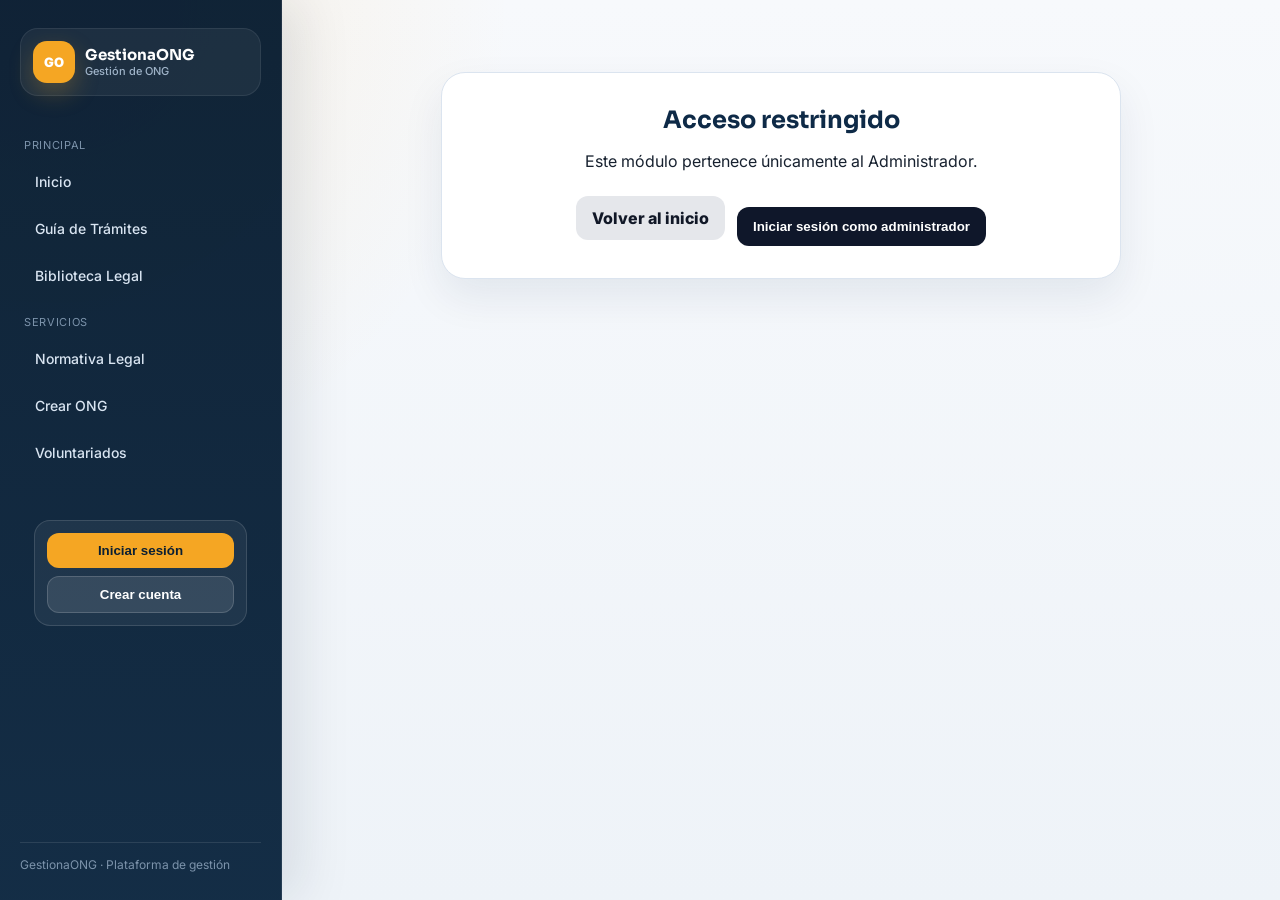
<file: pages/fase3.html>
<!DOCTYPE html><html lang="es"><head><meta charset="UTF-8"><meta name="viewport" content="width=device-width, initial-scale=1.0"><title>Permisos del Sistema · GestionaONG</title><link rel="stylesheet" href="../css/dashboard.css"></head><body><div class="dash-shell"><aside class="sidebar">
  <div class="sidebar-brand"><div class="logo">GO</div><div><h1>GestionaONG</h1><span>Gestión de ONG</span></div></div>
  <nav class="side-nav">
    <span class="nav-label">Principal</span>
    <a href="../index.html" class="side-link">Inicio</a>
    <a href="fase1.html" class="side-link ">Guía de Trámites</a>
    <a href="fase2.html" class="side-link ">Biblioteca Legal</a>
    <a href="fase3.html" class="side-link active">Permisos del Sistema</a>
    <a href="admin.html" class="side-link ">Administración</a>
    <span class="nav-label">Servicios</span>
    <a href="marco-legal.html" class="side-link ">Normativa Legal</a>
    <a href="constitucion.html" class="side-link ">Crear ONG</a>
    <a href="voluntariados.html" class="side-link ">Voluntariados</a>
    <a href="documentos-ong.html" class="side-link " data-manage-only>Mis Documentos</a>
  </nav>
  <div class="sidebar-footer">GestionaONG · Plataforma de gestión</div>
</aside><main class="main">
<div class="topbar"><div><h2>Permisos del Sistema</h2><p class="sub">Módulo exclusivo para administradores.</p></div></div>
<section class="grid-2"><article class="card"><h3>Roles disponibles</h3><p><strong>Administrador:</strong> gestiona usuarios, normativa, permisos y registros.</p><p><strong>Creador ONG:</strong> administra documentos y voluntariados de su organización.</p><p><strong>Voluntario:</strong> consulta información y se inscribe a voluntariados.</p></article><article class="card"><h3>Control de acceso</h3><p>Los módulos administrativos no se muestran a usuarios sin permisos. Si alguien intenta ingresar por enlace directo, el sistema bloquea el acceso.</p></article></section>
</main></div><script type="module" src="../js/auth.js"></script></body></html>
</file>
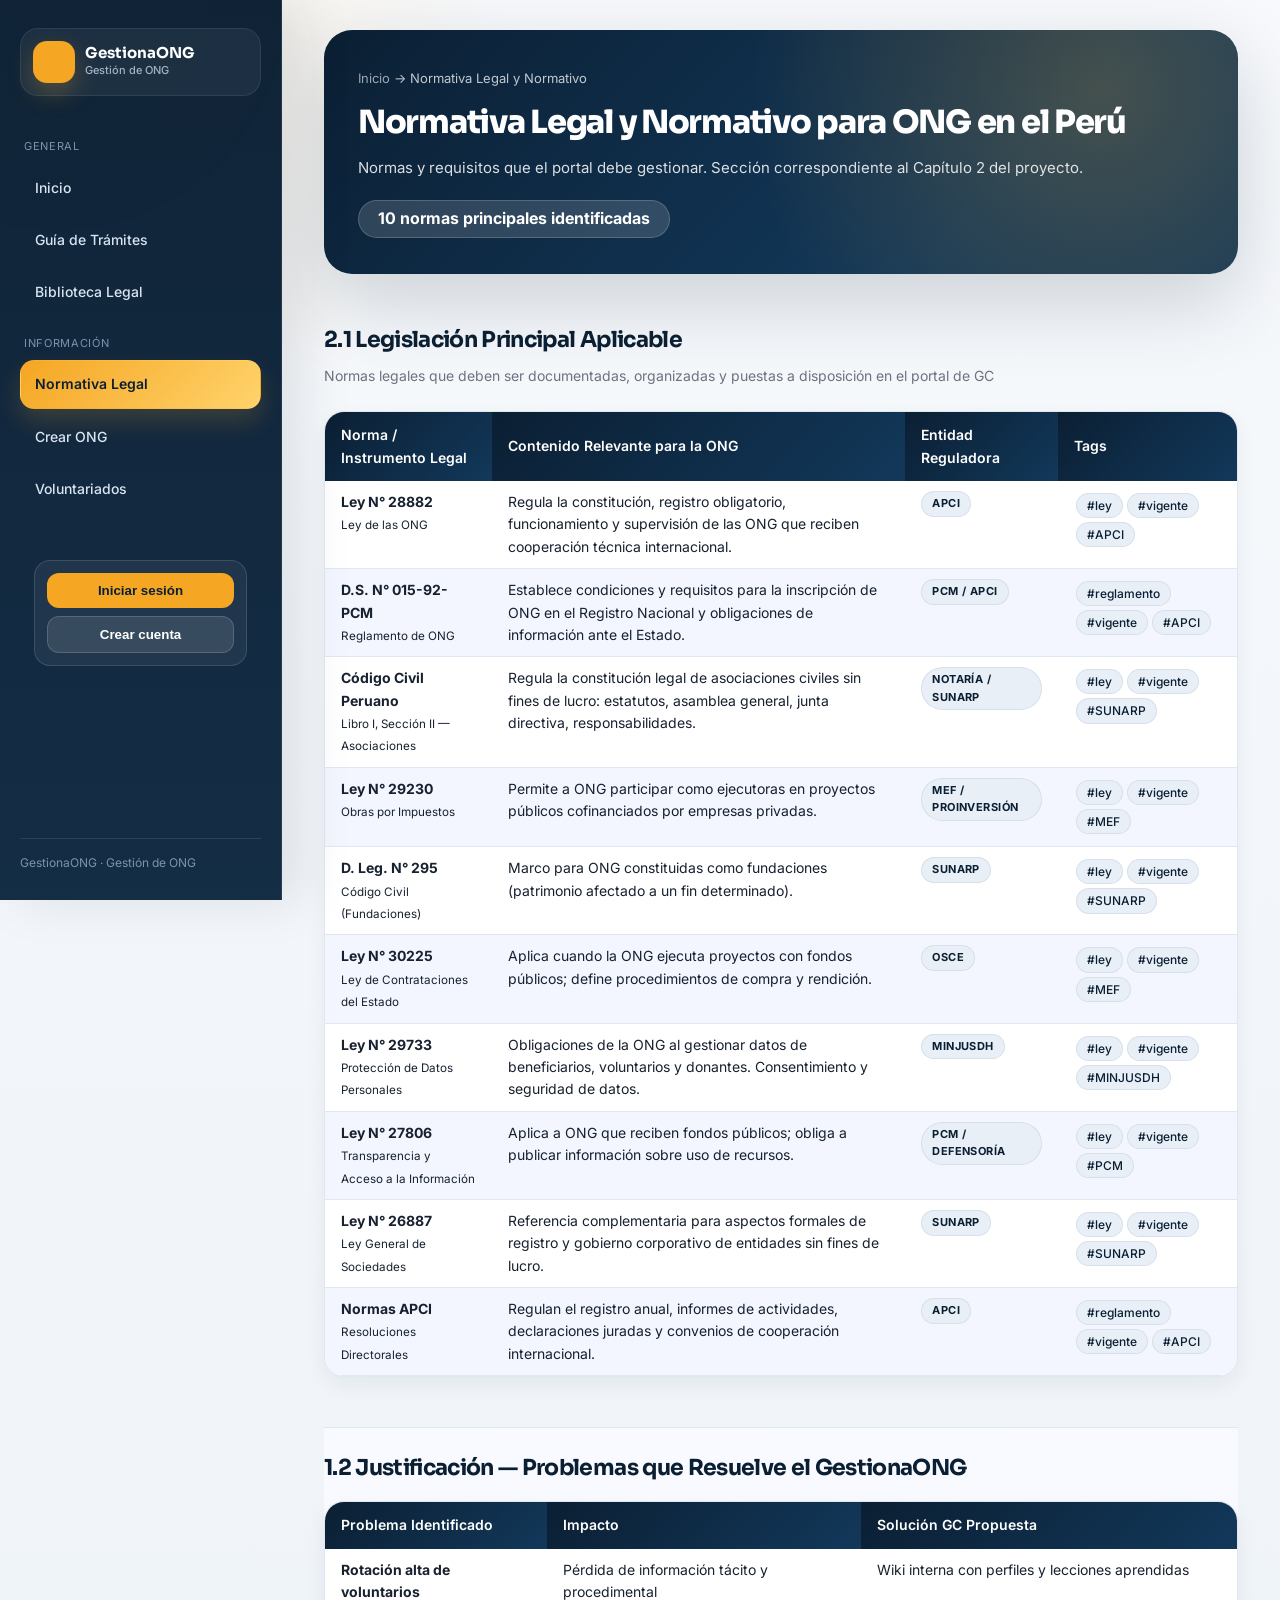
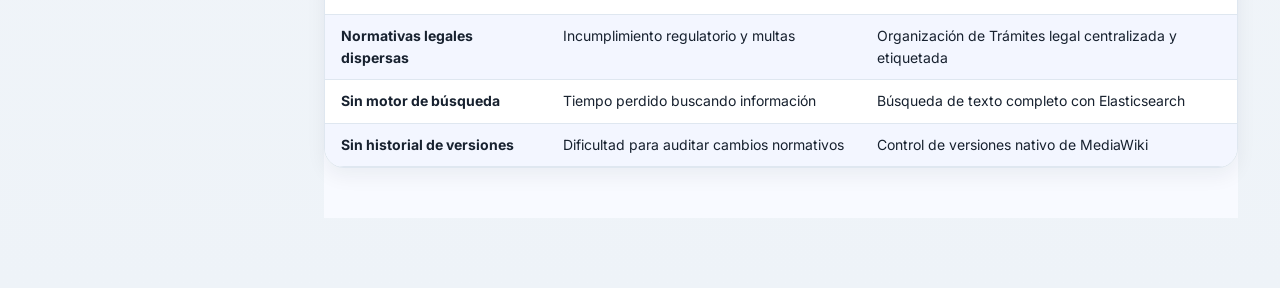
<file: pages/marco-legal.html>
<!DOCTYPE html>
<html lang="es">
<head>
  <meta charset="UTF-8" />
  <meta name="viewport" content="width=device-width, initial-scale=1.0" />
  <title>Normativa Legal y Normativo · GestionaONG ONG</title>
  <link rel="stylesheet" href="../css/styles.css" />
  <link rel="stylesheet" href="../css/dashboard.css" />
</head>
<body>
<div class="dash-shell">
  <aside class="sidebar">
    <div class="sidebar-brand">
      <div class="logo"></div>
      <div>
        <h1>GestionaONG</h1>
        <span>Gestión de ONG</span>
      </div>
    </div>
    <nav class="side-nav">
      <span class="nav-label">General</span>
      <a href="../index.html" class="side-link ">Inicio</a>
      <a href="../pages/fase1.html" class="side-link ">Guía de Trámites</a>
      <a href="../pages/fase2.html" class="side-link ">Biblioteca Legal</a>
      <a href="../pages/fase3.html" class="side-link ">Permisos del Sistema</a>
      <a href="../pages/admin.html" class="side-link ">Administración</a>

      <span class="nav-label">Información</span>
      <a href="../pages/marco-legal.html" class="side-link active">Normativa Legal</a>
      <a href="../pages/constitucion.html" class="side-link ">Crear ONG</a>
      <a href="../pages/voluntariados.html" class="side-link">Voluntariados</a>
      <a href="../pages/documentos-ong.html" class="side-link" data-manage-only>Mis Documentos</a>
    </nav>
    <div class="sidebar-footer">
      GestionaONG · Gestión de ONG
    </div>
  </aside>
  <main class="main">


  <div class="page-header">
    <div class="container">
      <div class="breadcrumb"><a href="../index.html">Inicio</a> → Normativa Legal y Normativo</div>
      <h1>Normativa Legal y Normativo para ONG en el Perú</h1>
      <p>Normas y requisitos que el portal debe gestionar. Sección correspondiente al Capítulo 2 del proyecto.</p>
      <div class="page-score">
        <span class="score-pill">10 normas principales identificadas</span>
      </div>
    </div>
  </div>

  <section class="content-section">
    <div class="container">
      <h2 class="section-title">2.1 Legislación Principal Aplicable</h2>
      <p class="section-sub">Normas legales que deben ser documentadas, organizadas y puestas a disposición en el portal de GC</p>
      <div class="table-wrapper">
        <table class="data-table">
          <thead>
            <tr>
              <th>Norma / Instrumento Legal</th>
              <th>Contenido Relevante para la ONG</th>
              <th>Entidad Reguladora</th>
              <th>Tags</th>
            </tr>
          </thead>
          <tbody>
            <tr>
              <td><strong>Ley N° 28882</strong><br><small>Ley de las ONG</small></td>
              <td>Regula la constitución, registro obligatorio, funcionamiento y supervisión de las ONG que reciben cooperación técnica internacional.</td>
              <td><span class="badge badge-info">APCI</span></td>
              <td><span class="tag">#ley</span><span class="tag">#vigente</span><span class="tag">#APCI</span></td>
            </tr>
            <tr>
              <td><strong>D.S. N° 015-92-PCM</strong><br><small>Reglamento de ONG</small></td>
              <td>Establece condiciones y requisitos para la inscripción de ONG en el Registro Nacional y obligaciones de información ante el Estado.</td>
              <td><span class="badge badge-info">PCM / APCI</span></td>
              <td><span class="tag">#reglamento</span><span class="tag">#vigente</span><span class="tag">#APCI</span></td>
            </tr>
            <tr>
              <td><strong>Código Civil Peruano</strong><br><small>Libro I, Sección II — Asociaciones</small></td>
              <td>Regula la constitución legal de asociaciones civiles sin fines de lucro: estatutos, asamblea general, junta directiva, responsabilidades.</td>
              <td><span class="badge badge-info">Notaría / SUNARP</span></td>
              <td><span class="tag">#ley</span><span class="tag">#vigente</span><span class="tag">#SUNARP</span></td>
            </tr>
            <tr>
              <td><strong>Ley N° 29230</strong><br><small>Obras por Impuestos</small></td>
              <td>Permite a ONG participar como ejecutoras en proyectos públicos cofinanciados por empresas privadas.</td>
              <td><span class="badge badge-info">MEF / ProInversión</span></td>
              <td><span class="tag">#ley</span><span class="tag">#vigente</span><span class="tag">#MEF</span></td>
            </tr>
            <tr>
              <td><strong>D. Leg. N° 295</strong><br><small>Código Civil (Fundaciones)</small></td>
              <td>Marco para ONG constituidas como fundaciones (patrimonio afectado a un fin determinado).</td>
              <td><span class="badge badge-info">SUNARP</span></td>
              <td><span class="tag">#ley</span><span class="tag">#vigente</span><span class="tag">#SUNARP</span></td>
            </tr>
            <tr>
              <td><strong>Ley N° 30225</strong><br><small>Ley de Contrataciones del Estado</small></td>
              <td>Aplica cuando la ONG ejecuta proyectos con fondos públicos; define procedimientos de compra y rendición.</td>
              <td><span class="badge badge-info">OSCE</span></td>
              <td><span class="tag">#ley</span><span class="tag">#vigente</span><span class="tag">#MEF</span></td>
            </tr>
            <tr>
              <td><strong>Ley N° 29733</strong><br><small>Protección de Datos Personales</small></td>
              <td>Obligaciones de la ONG al gestionar datos de beneficiarios, voluntarios y donantes. Consentimiento y seguridad de datos.</td>
              <td><span class="badge badge-info">MINJUSDH</span></td>
              <td><span class="tag">#ley</span><span class="tag">#vigente</span><span class="tag">#MINJUSDH</span></td>
            </tr>
            <tr>
              <td><strong>Ley N° 27806</strong><br><small>Transparencia y Acceso a la Información</small></td>
              <td>Aplica a ONG que reciben fondos públicos; obliga a publicar información sobre uso de recursos.</td>
              <td><span class="badge badge-info">PCM / Defensoría</span></td>
              <td><span class="tag">#ley</span><span class="tag">#vigente</span><span class="tag">#PCM</span></td>
            </tr>
            <tr>
              <td><strong>Ley N° 26887</strong><br><small>Ley General de Sociedades</small></td>
              <td>Referencia complementaria para aspectos formales de registro y gobierno corporativo de entidades sin fines de lucro.</td>
              <td><span class="badge badge-info">SUNARP</span></td>
              <td><span class="tag">#ley</span><span class="tag">#vigente</span><span class="tag">#SUNARP</span></td>
            </tr>
            <tr>
              <td><strong>Normas APCI</strong><br><small>Resoluciones Directorales</small></td>
              <td>Regulan el registro anual, informes de actividades, declaraciones juradas y convenios de cooperación internacional.</td>
              <td><span class="badge badge-info">APCI</span></td>
              <td><span class="tag">#reglamento</span><span class="tag">#vigente</span><span class="tag">#APCI</span></td>
            </tr>
          </tbody>
        </table>
      </div>
    </div>
  </section>

  <!-- PROBLEM TABLE -->
  <section class="content-section" style="background:#f8faff;">
    <div class="container">
      <h2 class="section-title">1.2 Justificación — Problemas que Resuelve el GestionaONG</h2>
      <div class="table-wrapper">
        <table class="data-table">
          <thead>
            <tr>
              <th>Problema Identificado</th>
              <th>Impacto</th>
              <th>Solución GC Propuesta</th>
            </tr>
          </thead>
          <tbody>
            <tr>
              <td><strong>Rotación alta de voluntarios</strong></td>
              <td>Pérdida de información tácito y procedimental</td>
              <td>Wiki interna con perfiles y lecciones aprendidas</td>
            </tr>
            <tr>
              <td><strong>Normativas legales dispersas</strong></td>
              <td>Incumplimiento regulatorio y multas</td>
              <td>Organización de Trámites legal centralizada y etiquetada</td>
            </tr>
            <tr>
              <td><strong>Sin motor de búsqueda</strong></td>
              <td>Tiempo perdido buscando información</td>
              <td>Búsqueda de texto completo con Elasticsearch</td>
            </tr>
            <tr>
              <td><strong>Sin historial de versiones</strong></td>
              <td>Dificultad para auditar cambios normativos</td>
              <td>Control de versiones nativo de MediaWiki</td>
            </tr>
          </tbody>
        </table>
      </div>
    </div>
  </section>

    </main>
</div>


  <script src="../js/main.js"></script>
<script type="module" src="../js/auth.js"></script>
</body>
</html>
</file>
<file: css/styles.css>
/* ===== RESET & BASE ===== */
*, *::before, *::after { box-sizing: border-box; margin: 0; padding: 0; }

:root {
  --primary: #1a56db;
  --primary-dark: #1340a8;
  --primary-light: #e8f0fd;
  --secondary: #0e9f6e;
  --secondary-light: #def7ec;
  --accent: #ff6b35;
  --warn: #f59e0b;
  --danger: #ef4444;
  --text: #1f2937;
  --text-muted: #6b7280;
  --border: #e5e7eb;
  --bg: #f9fafb;
  --white: #ffffff;
  --shadow-sm: 0 1px 3px rgba(0,0,0,0.08);
  --shadow: 0 4px 16px rgba(0,0,0,0.10);
  --shadow-lg: 0 8px 32px rgba(0,0,0,0.14);
  --radius: 10px;
  --radius-lg: 16px;
}

body {
  font-family: 'Segoe UI', system-ui, -apple-system, sans-serif;
  color: var(--text);
  background: var(--bg);
  line-height: 1.6;
}

a { color: var(--primary); text-decoration: none; }
a:hover { text-decoration: underline; }

ul { list-style: none; }

/* ===== LAYOUT ===== */
.container {
  max-width: 1200px;
  margin: 0 auto;
  padding: 0 24px;
}

/* ===== HEADER ===== */
.site-header {
  background: var(--white);
  border-bottom: 2px solid var(--primary);
  position: sticky;
  top: 0;
  z-index: 100;
  box-shadow: var(--shadow-sm);
}

.header-inner {
  max-width: 1200px;
  margin: 0 auto;
  padding: 0 24px;
  display: flex;
  align-items: center;
  justify-content: space-between;
  height: 64px;
  gap: 16px;
}

.brand {
  display: flex;
  align-items: center;
  gap: 10px;
}

.brand-icon { font-size: 28px; }

.brand-title {
  display: block;
  font-size: 16px;
  font-weight: 700;
  color: var(--primary);
}

.brand-sub {
  display: block;
  font-size: 11px;
  color: var(--text-muted);
}

.main-nav { display: flex; gap: 4px; }

.nav-link {
  padding: 6px 12px;
  border-radius: 6px;
  font-size: 13px;
  font-weight: 500;
  color: var(--text);
  transition: background 0.15s, color 0.15s;
}

.nav-link:hover, .nav-link.active {
  background: var(--primary-light);
  color: var(--primary);
  text-decoration: none;
}

/* ===== BUTTONS ===== */
.btn {
  display: inline-block;
  padding: 10px 22px;
  border-radius: 8px;
  font-size: 14px;
  font-weight: 600;
  cursor: pointer;
  border: 2px solid transparent;
  transition: all 0.15s;
  text-decoration: none !important;
}

.btn-primary {
  background: var(--primary);
  color: var(--white);
}
.btn-primary:hover { background: var(--primary-dark); }

.btn-secondary {
  background: var(--secondary);
  color: var(--white);
}
.btn-secondary:hover { background: #0b8a5c; }

.btn-outline {
  background: transparent;
  border-color: var(--primary);
  color: var(--primary);
}
.btn-outline:hover { background: var(--primary-light); }

.btn-disabled {
  background: var(--border);
  color: var(--text-muted);
  cursor: not-allowed;
}

/* ===== SECTION TITLES ===== */
.section-title {
  font-size: 22px;
  font-weight: 700;
  margin-bottom: 8px;
  color: var(--text);
}

.section-sub {
  color: var(--text-muted);
  margin-bottom: 24px;
  font-size: 14px;
}

/* ===== TABLES ===== */
.table-wrapper { overflow-x: auto; margin: 16px 0; }

table.data-table {
  width: 100%;
  border-collapse: collapse;
  font-size: 14px;
}

table.data-table th {
  background: var(--primary);
  color: var(--white);
  padding: 12px 16px;
  text-align: left;
  font-weight: 600;
}

table.data-table td {
  padding: 10px 16px;
  border-bottom: 1px solid var(--border);
  vertical-align: top;
}

table.data-table tr:hover td { background: var(--primary-light); }
table.data-table tr:nth-child(even) td { background: #f3f6ff; }
table.data-table tr:nth-child(even):hover td { background: var(--primary-light); }

/* ===== BADGES ===== */
.badge {
  display: inline-block;
  padding: 3px 10px;
  border-radius: 99px;
  font-size: 11px;
  font-weight: 700;
  text-transform: uppercase;
  letter-spacing: 0.04em;
}
.badge-done { background: var(--secondary-light); color: #065f46; }
.badge-pending { background: #fef3c7; color: #92400e; }
.badge-info { background: var(--primary-light); color: var(--primary-dark); }

/* ===== TAGS ===== */
.tag {
  display: inline-block;
  background: var(--primary-light);
  color: var(--primary-dark);
  border-radius: 99px;
  padding: 2px 10px;
  font-size: 12px;
  font-weight: 500;
  margin: 2px;
}

/* ===== PAGE HEADER ===== */
.page-header {
  background: linear-gradient(135deg, var(--primary) 0%, var(--primary-dark) 100%);
  color: var(--white);
  padding: 48px 0 36px;
}

.page-header .container { display: flex; flex-direction: column; gap: 8px; }
.page-header .breadcrumb { font-size: 13px; opacity: 0.75; }
.page-header .breadcrumb a { color: rgba(255,255,255,0.8); }
.page-header h1 { font-size: 32px; font-weight: 800; }
.page-header p { opacity: 0.85; max-width: 640px; }

.page-score {
  display: flex;
  align-items: center;
  gap: 12px;
  margin-top: 12px;
}

.score-pill {
  background: rgba(255,255,255,0.2);
  border: 2px solid rgba(255,255,255,0.5);
  border-radius: 99px;
  padding: 6px 20px;
  font-weight: 700;
  font-size: 16px;
}

/* ===== CONTENT SECTION ===== */
.content-section {
  padding: 48px 0;
}

.content-section + .content-section {
  border-top: 1px solid var(--border);
}

/* ===== CARD ===== */
.card {
  background: var(--white);
  border-radius: var(--radius-lg);
  box-shadow: var(--shadow-sm);
  border: 1px solid var(--border);
  padding: 24px;
  margin-bottom: 20px;
}

.card-title {
  font-size: 17px;
  font-weight: 700;
  margin-bottom: 12px;
  color: var(--text);
}

/* ===== FOOTER ===== */
.site-footer {
  background: #1e293b;
  color: #cbd5e1;
  padding: 40px 0 0;
}

.footer-inner {
  max-width: 1200px;
  margin: 0 auto;
  padding: 0 24px 32px;
  display: grid;
  grid-template-columns: repeat(3, 1fr);
  gap: 32px;
}

.footer-col strong { display: block; color: var(--white); margin-bottom: 8px; font-size: 15px; }
.footer-col p { font-size: 13px; line-height: 1.8; }

.footer-bottom {
  background: #0f172a;
  text-align: center;
  padding: 14px;
  font-size: 12px;
  color: #64748b;
}

/* ===== HIDDEN ===== */
.hidden { display: none !important; }

/* ===== RESPONSIVE ===== */
@media (max-width: 768px) {
  .header-inner { flex-direction: column; height: auto; padding: 12px 16px; }
  .main-nav { flex-wrap: wrap; justify-content: center; }
  .footer-inner { grid-template-columns: 1fr; }
}
</file>
<file: css/dashboard.css>
/* =========================================================
   PORTAL GC — Dashboard theme
   Paleta: marino #0f2942 / acento ámbar #f5a623 / fondo #f4f6f9
   Tipografía: Sora (display) + Inter (texto)
   ========================================================= */
@import url('https://fonts.googleapis.com/css2?family=Sora:wght@600;700;800&family=Inter:wght@400;500;600&display=swap');

:root{
  --navy:#0f2942;
  --navy-light:#173a5c;
  --amber:#f5a623;
  --amber-dark:#d98c0e;
  --bg:#f4f6f9;
  --card:#ffffff;
  --text:#1c2733;
  --muted:#6b7787;
  --border:#e6eaf0;
  --green:#1f9d62;
  --red:#e0473f;
  --yellow:#e0a52f;
  --radius:14px;
  --shadow:0 4px 18px rgba(15,41,66,.06);
}

*{box-sizing:border-box;}
body{margin:0;font-family:'Inter',sans-serif;background:var(--bg);color:var(--text);}
h1,h2,h3,h4{font-family:'Sora',sans-serif;margin:0;}
a{text-decoration:none;color:inherit;}

.dash-shell{display:grid;grid-template-columns:260px 1fr;min-height:100vh;}

/* ---------- SIDEBAR ---------- */
.sidebar{background:var(--navy);color:#fff;padding:28px 20px;display:flex;flex-direction:column;gap:28px;position:sticky;top:0;height:100vh;overflow-y:auto;}
.sidebar-brand{display:flex;align-items:center;gap:10px;}
.sidebar-brand .logo{width:38px;height:38px;border-radius:10px;background:var(--amber);display:flex;align-items:center;justify-content:center;font-size:18px;}
.sidebar-brand h1{font-size:15px;line-height:1.2;}
.sidebar-brand span{display:block;font-size:11px;color:#9fb3c8;font-weight:500;}

.side-nav{display:flex;flex-direction:column;gap:4px;}
.side-nav .nav-label{font-size:11px;text-transform:uppercase;letter-spacing:.06em;color:#7c93ab;margin:14px 4px 4px;}
.side-link{display:flex;align-items:center;gap:10px;padding:10px 12px;border-radius:10px;font-size:14px;font-weight:500;color:#cfdcea;transition:.15s;}
.side-link .ico{font-size:16px;width:20px;text-align:center;}
.side-link:hover{background:var(--navy-light);color:#fff;}
.side-link.active{background:var(--amber);color:var(--navy);font-weight:600;}
.side-link.disabled{opacity:.45;cursor:not-allowed;}
.side-link .pill{margin-left:auto;font-size:10px;background:rgba(255,255,255,.12);padding:2px 6px;border-radius:20px;}

.sidebar-footer{margin-top:auto;font-size:12px;color:#7c93ab;border-top:1px solid rgba(255,255,255,.1);padding-top:14px;}

/* ---------- MAIN ---------- */
.main{padding:28px 36px 60px;}
.topbar{display:flex;justify-content:space-between;align-items:center;margin-bottom:24px;flex-wrap:wrap;gap:12px;}
.topbar h2{font-size:22px;}
.topbar .sub{color:var(--muted);font-size:13px;margin-top:2px;}
.user-chip{display:flex;align-items:center;gap:10px;background:var(--card);padding:6px 14px 6px 6px;border-radius:30px;box-shadow:var(--shadow);}
.user-chip .avatar{width:34px;height:34px;border-radius:50%;background:var(--navy);color:#fff;display:flex;align-items:center;justify-content:center;font-weight:700;font-size:13px;}
.user-chip .role{font-size:11px;color:var(--muted);}

/* ---------- KPI CARDS ---------- */
.kpi-grid{display:grid;grid-template-columns:repeat(4,1fr);gap:18px;margin-bottom:26px;}
.kpi-card{background:var(--card);border-radius:var(--radius);padding:18px 20px;box-shadow:var(--shadow);}
.kpi-card.dark{background:var(--navy);color:#fff;}
.kpi-card .label{font-size:12px;color:var(--muted);display:flex;justify-content:space-between;align-items:center;}
.kpi-card.dark .label{color:#a9bfd3;}
.kpi-card .value{font-family:'Sora',sans-serif;font-size:26px;font-weight:700;margin-top:6px;}
.kpi-card .delta{font-size:12px;margin-top:4px;color:var(--green);}

/* ---------- SEARCH PANEL ---------- */
.search-panel{background:var(--card);border-radius:var(--radius);box-shadow:var(--shadow);padding:22px 24px;margin-bottom:26px;}
.search-panel h3{font-size:15px;margin-bottom:4px;}
.search-panel .sub{font-size:12px;color:var(--muted);margin-bottom:14px;}
.search-box{display:flex;gap:10px;align-items:center;background:var(--bg);border:1px solid var(--border);border-radius:10px;padding:10px 14px;}
.search-box input{flex:1;border:none;background:transparent;outline:none;font-size:14px;font-family:inherit;}
.search-box button{background:var(--amber);color:var(--navy);border:none;padding:8px 16px;border-radius:8px;font-weight:600;font-size:13px;cursor:pointer;}
.quick-tags{display:flex;gap:8px;flex-wrap:wrap;margin-top:12px;}
.quick-tags button{font-size:12px;background:#eef2f7;border:none;border-radius:20px;padding:5px 12px;cursor:pointer;color:var(--navy);}
.search-results{margin-top:16px;display:flex;flex-direction:column;gap:10px;}
.result-row{display:flex;justify-content:space-between;align-items:flex-start;gap:14px;padding:12px 14px;border:1px solid var(--border);border-radius:10px;}
.result-row .title{font-size:13.5px;font-weight:600;}
.result-row .snippet{font-size:12.5px;color:var(--muted);margin-top:3px;}
.result-row .meta{display:flex;gap:6px;flex-wrap:wrap;margin-top:6px;}
.result-row .meta span{font-size:11px;background:#eef2f7;border-radius:14px;padding:2px 8px;color:var(--navy);}
.status-dot{width:9px;height:9px;border-radius:50%;flex-shrink:0;margin-top:4px;}
.status-vigente{background:var(--green);}
.status-en-revision{background:var(--yellow);}
.status-vencido{background:var(--red);}

/* ---------- TWO COLUMN GRID ---------- */
.grid-2{display:grid;grid-template-columns:1.4fr 1fr;gap:20px;}
.card{background:var(--card);border-radius:var(--radius);box-shadow:var(--shadow);padding:20px 22px;}
.card h3{font-size:15px;margin-bottom:14px;}

/* category distribution bars */
.bar-row{display:flex;align-items:center;gap:10px;margin-bottom:12px;font-size:13px;}
.bar-row .name{width:170px;flex-shrink:0;color:var(--text);}
.bar-track{flex:1;height:9px;background:#eef2f7;border-radius:6px;overflow:hidden;}
.bar-fill{height:100%;background:linear-gradient(90deg,var(--amber),var(--amber-dark));border-radius:6px;}
.bar-row .count{width:30px;text-align:right;color:var(--muted);font-size:12px;}

/* alerts list */
.alert-row{display:flex;align-items:flex-start;gap:10px;padding:10px 0;border-bottom:1px solid var(--border);}
.alert-row:last-child{border-bottom:none;}
.alert-row .dot{margin-top:4px;}
.alert-row .t{font-size:13.5px;font-weight:600;}
.alert-row .d{font-size:12px;color:var(--muted);}

/* phase status chips on bottom row */
.phase-grid{display:grid;grid-template-columns:repeat(5,1fr);gap:16px;margin-top:26px;}
.phase-card{background:var(--card);border-radius:var(--radius);box-shadow:var(--shadow);padding:18px;}
.phase-card .num{font-size:11px;color:var(--muted);}
.phase-card h4{font-size:13.5px;margin:6px 0 8px;}
.phase-badge{font-size:10.5px;padding:3px 9px;border-radius:20px;font-weight:600;}
.badge-done{background:#e3f6ec;color:var(--green);}
.badge-pending{background:#fff3e0;color:var(--yellow);}
.phase-card a{display:inline-block;margin-top:10px;font-size:12px;font-weight:600;color:var(--navy);}

@media (max-width: 1000px){
  .dash-shell{grid-template-columns:1fr;}
  .sidebar{position:relative;height:auto;flex-direction:row;overflow-x:auto;}
  .side-nav{flex-direction:row;}
  .nav-label{display:none;}
  .kpi-grid{grid-template-columns:repeat(2,1fr);}
  .grid-2{grid-template-columns:1fr;}
  .phase-grid{grid-template-columns:repeat(2,1fr);}
}

/* =========================================================
   PROFESSIONAL UI POLISH — unified dashboard system
   Applies to every HTML page using dashboard.css
   ========================================================= */
:root{
  --navy:#0b1f33;
  --navy-light:#12385a;
  --navy-2:#173a5c;
  --amber:#f5a623;
  --amber-dark:#d98c0e;
  --bg:#eef3f8;
  --card:#ffffff;
  --text:#17212f;
  --muted:#617084;
  --border:#dfe7f0;
  --green:#16a066;
  --red:#dc3f3a;
  --yellow:#d99a17;
  --white:#ffffff;
  --primary:#0f2942;
  --primary-dark:#0b1f33;
  --primary-light:#e8eff7;
  --secondary:#16a066;
  --secondary-light:#e4f7ee;
  --accent:#f5a623;
  --radius:18px;
  --radius-lg:24px;
  --shadow:0 18px 45px rgba(11,31,51,.08);
  --shadow-sm:0 8px 20px rgba(11,31,51,.06);
  --shadow-lg:0 28px 80px rgba(11,31,51,.18);
}

body{
  background:
    radial-gradient(circle at top left, rgba(245,166,35,.13), transparent 32rem),
    linear-gradient(180deg,#f7f9fc 0%, var(--bg) 100%);
  min-height:100vh;
}

.dash-shell{
  grid-template-columns:282px minmax(0,1fr);
}

.sidebar{
  background:
    linear-gradient(180deg, rgba(11,31,51,.98), rgba(15,41,66,.98)),
    radial-gradient(circle at 20% 0%, rgba(245,166,35,.25), transparent 24rem);
  border-right:1px solid rgba(255,255,255,.08);
  box-shadow:18px 0 50px rgba(11,31,51,.10);
}

.sidebar-brand{
  padding:12px;
  border-radius:18px;
  background:rgba(255,255,255,.055);
  border:1px solid rgba(255,255,255,.08);
}

.sidebar-brand .logo{
  width:42px;
  height:42px;
  border-radius:14px;
  box-shadow:0 10px 24px rgba(245,166,35,.25);
}

.side-link{
  position:relative;
  padding:12px 13px;
  border:1px solid transparent;
}
.side-link:hover{
  background:rgba(255,255,255,.075);
  border-color:rgba(255,255,255,.08);
  transform:translateX(2px);
}
.side-link.active{
  background:linear-gradient(135deg,var(--amber),#ffd36b);
  box-shadow:0 14px 26px rgba(245,166,35,.25);
}

.main{
  padding:30px 42px 70px;
}

.topbar{
  background:rgba(255,255,255,.78);
  border:1px solid rgba(223,231,240,.85);
  border-radius:24px;
  padding:20px 22px;
  box-shadow:var(--shadow-sm);
  backdrop-filter: blur(14px);
}
.topbar h2{
  letter-spacing:-.03em;
  color:var(--navy);
}
.topbar .sub{
  font-size:13.5px;
}
.user-chip{
  border:1px solid var(--border);
  box-shadow:none;
}
.user-chip .avatar{
  background:linear-gradient(135deg,var(--navy),var(--navy-light));
}

.card,.kpi-card,.search-panel,.phase-card,.result-row,.step-card,.module-card,.form-card,#loginGate{
  border:1px solid rgba(223,231,240,.92);
  box-shadow:var(--shadow);
}
.card,.search-panel,.kpi-card,.phase-card,#loginGate{
  background:rgba(255,255,255,.92);
  backdrop-filter: blur(10px);
}
.card h3,.search-panel h3{
  color:var(--navy);
  letter-spacing:-.02em;
}

.kpi-grid{
  gap:20px;
}
.kpi-card{
  position:relative;
  overflow:hidden;
}
.kpi-card::after{
  content:"";
  position:absolute;
  inset:auto -24px -34px auto;
  width:100px;
  height:100px;
  border-radius:999px;
  background:rgba(245,166,35,.12);
}
.kpi-card.dark{
  background:linear-gradient(135deg,var(--navy),var(--navy-light));
}
.kpi-card .value{
  letter-spacing:-.04em;
}

.search-box,
.form-group input,
.form-group textarea,
.form-group select,
.form-input{
  border:1px solid var(--border) !important;
  border-radius:14px !important;
  background:#f8fafc !important;
}
.search-box:focus-within,
.form-group input:focus,
.form-group textarea:focus,
.form-group select:focus,
.form-input:focus{
  border-color:rgba(245,166,35,.85) !important;
  box-shadow:0 0 0 4px rgba(245,166,35,.16) !important;
  outline:none !important;
}
.search-box button,.btn-save,.btn-login,.search-btn,.btn-primary{
  border:none !important;
  border-radius:12px !important;
  background:linear-gradient(135deg,var(--amber),#ffd36b) !important;
  color:var(--navy) !important;
  font-weight:800 !important;
  box-shadow:0 12px 22px rgba(245,166,35,.22);
}
.search-box button:hover,.btn-save:hover,.btn-login:hover,.search-btn:hover,.btn-primary:hover{
  transform:translateY(-1px);
  filter:saturate(1.05);
}

.page-header{
  margin-bottom:26px;
  padding:38px 0 36px !important;
  border-radius:28px;
  overflow:hidden;
  background:
    radial-gradient(circle at 85% 25%, rgba(245,166,35,.22), transparent 22rem),
    linear-gradient(135deg,var(--navy) 0%,var(--navy-light) 72%) !important;
  box-shadow:var(--shadow-lg);
}
.page-header .container{
  max-width:100% !important;
  padding:0 34px !important;
}
.page-header h1{
  letter-spacing:-.04em;
}
.page-header p{
  font-size:15px;
  max-width:780px;
}
.score-pill{
  border:none !important;
  background:rgba(255,255,255,.14) !important;
  box-shadow:inset 0 0 0 1px rgba(255,255,255,.18);
}
.content-section{
  padding:22px 0 34px !important;
}
.content-section .container{
  max-width:100% !important;
  padding:0 !important;
}
.section-title{
  color:var(--navy);
  letter-spacing:-.03em;
}
.table-wrapper{
  border:1px solid var(--border);
  border-radius:20px;
  overflow:hidden;
  box-shadow:var(--shadow-sm);
  background:#fff;
}
table.data-table th{
  background:linear-gradient(135deg,var(--navy),var(--navy-light)) !important;
}
table.data-table td{
  background:#fff;
}
table.data-table tr:hover td{
  background:#fff8e9 !important;
}
.badge,.tag{
  border:1px solid rgba(15,41,66,.08);
}
.quick-tags button,.tab-btn,.phase-badge,.tag{
  transition:transform .15s ease, box-shadow .15s ease, background .15s ease;
}
.quick-tags button:hover,.tab-btn:hover{
  transform:translateY(-1px);
}

/* Professional admin login gate */
#loginGate.gate{
  max-width:460px !important;
  padding:28px !important;
  border-radius:26px !important;
  position:relative;
  overflow:hidden;
}
#loginGate.gate::before{
  content:"";
  position:absolute;
  inset:0 0 auto 0;
  height:6px;
  background:linear-gradient(90deg,var(--amber),var(--green),var(--navy-light));
}
#loginGate h3{
  font-size:22px !important;
  color:var(--navy);
}

@media (max-width: 1000px){
  .dash-shell{grid-template-columns:1fr;}
  .sidebar{height:auto;position:relative;border-radius:0 0 26px 26px;}
  .sidebar-brand{min-width:190px;}
  .main{padding:22px 18px 50px;}
  .topbar{border-radius:20px;}
}
@media (max-width: 720px){
  .kpi-grid,.phase-grid{grid-template-columns:1fr;}
  .main{padding:18px 14px 42px;}
  .page-header .container{padding:0 20px !important;}
  .page-header h1{font-size:26px !important;}
}

/* === GestionaONG: autenticación global y espacios visuales === */
.gc-session-box{margin:18px 14px;padding:12px;border:1px solid rgba(255,255,255,.13);border-radius:16px;background:rgba(255,255,255,.06);}
.gc-session-user{display:flex;align-items:center;gap:10px;color:#fff;margin-bottom:10px;}
.gc-session-user strong{display:block;font-size:13px;line-height:1.2;}
.gc-session-user small{display:block;color:rgba(255,255,255,.68);font-size:11.5px;margin-top:3px;}
.gc-session-avatar{width:34px;height:34px;border-radius:12px;display:grid;place-items:center;background:rgba(255,255,255,.12);}
.gc-login-btn,.gc-register-btn,.gc-session-logout{width:100%;border:0;border-radius:12px;padding:10px 12px;font-weight:800;cursor:pointer;}
.gc-login-btn{background:var(--amber,#f8b02b);color:var(--navy,#0e2a47);}
.gc-register-btn{margin-top:8px;background:rgba(255,255,255,.1);color:#fff;border:1px solid rgba(255,255,255,.16);}
.gc-session-logout{background:rgba(255,255,255,.1);color:#fff;border:1px solid rgba(255,255,255,.16);}
.gc-auth-modal{position:fixed;inset:0;z-index:9999;display:grid;place-items:center;background:rgba(6,16,34,.62);backdrop-filter:blur(10px);padding:20px;}
.gc-auth-modal.hidden,.hidden{display:none!important;}
.gc-auth-card{width:min(460px,100%);background:#fff;border-radius:24px;padding:24px;box-shadow:0 30px 80px rgba(0,0,0,.28);border:1px solid #dbe4ef;position:relative;}
.gc-auth-close{position:absolute;right:16px;top:14px;border:0;background:#f2f5f9;border-radius:10px;width:32px;height:32px;font-size:20px;cursor:pointer;}
.gc-auth-head{display:flex;gap:14px;align-items:center;margin-bottom:18px;}
.gc-auth-icon{width:48px;height:48px;border-radius:16px;display:grid;place-items:center;background:#0e2a47;color:#fff;font-size:22px;}
.gc-auth-head h2{font-size:22px;margin:0;color:#0e2a47;}.gc-auth-head p{margin:4px 0 0;color:#6b7788;font-size:13px;}
.gc-auth-tabs{display:flex;background:#f3f6fa;border-radius:14px;padding:4px;margin-bottom:14px;}.gc-auth-tabs button{flex:1;border:0;background:transparent;border-radius:11px;padding:9px;font-weight:800;color:#667085;cursor:pointer;}.gc-auth-tabs button.active{background:#fff;color:#0e2a47;box-shadow:0 6px 18px rgba(14,42,71,.1);}
.gc-auth-form{display:grid;gap:9px;}.gc-auth-form label{font-size:12px;font-weight:800;color:#0e2a47;}.gc-auth-form input{border:1px solid #d9e3ef;border-radius:12px;padding:12px 13px;font:inherit;}.gc-auth-form button[type="submit"]{margin-top:8px;border:0;border-radius:13px;padding:12px;background:#f8b02b;color:#0e2a47;font-weight:900;cursor:pointer;}
.gc-auth-notice{font-size:13px;padding:10px 12px;border-radius:12px;margin-bottom:12px;}.gc-auth-notice.err{background:#fff0f0;color:#b91c1c;}.gc-auth-notice.ok{background:#edfdf3;color:#067647;}
.gc-demo-box{margin-top:10px;border:1px dashed #d7e1ed;border-radius:14px;padding:10px;color:#5f6b7a;font-size:12px;}.gc-demo-box button{margin:8px 6px 0 0;border:1px solid #d9e3ef;border-radius:999px;background:#fff;padding:7px 10px;cursor:pointer;}.gc-small-note{font-size:12px;color:#6b7788;margin:4px 0 0;}
.auth-required-panel{max-width:680px;margin:42px auto;background:#fff;border:1px solid #dbe4ef;border-radius:24px;padding:32px;text-align:center;box-shadow:0 18px 42px rgba(14,42,71,.08);}.auth-required-panel h2{color:#0e2a47;margin-bottom:8px;}.auth-required-panel button{margin-top:18px;border:0;border-radius:13px;padding:12px 18px;background:#f8b02b;color:#0e2a47;font-weight:900;cursor:pointer;}
.image-slot{border:1.5px dashed #c9d7e8;border-radius:22px;background:linear-gradient(135deg,#f8fbff,#edf3f9);min-height:190px;display:grid;place-items:center;text-align:center;color:#6b7788;padding:24px;margin:22px 0;}.image-slot strong{display:block;color:#0e2a47;font-size:18px;margin-bottom:6px;}.image-slot code{background:#fff;border:1px solid #d9e3ef;border-radius:8px;padding:3px 6px;}
.management-note{background:#fff8e5;border:1px solid #f6d681;color:#7a5300;border-radius:14px;padding:12px 14px;font-size:13px;margin:14px 0;}


/* Documentos de representante ONG */
.doc-columns{display:grid;grid-template-columns:repeat(3,1fr);gap:18px}.doc-columns section{background:rgba(255,255,255,.86);border:1px solid var(--border);border-radius:18px;padding:18px;box-shadow:var(--shadow-sm)}.doc-columns h2{font-size:16px;margin-bottom:14px}.doc-status-card{border:1px solid var(--border);border-left:6px solid var(--green);border-radius:14px;background:#fff;padding:14px;margin-bottom:12px;display:flex;justify-content:space-between;gap:12px}.doc-status-card.yellow{border-left-color:var(--yellow)}.doc-status-card.red{border-left-color:var(--red)}.doc-status-card h3{font-size:14px;margin:8px 0 4px}.doc-status-card p,.doc-date{font-size:12px;color:var(--muted)}.status-pill{font-size:11px;font-weight:800;border-radius:999px;padding:4px 9px;background:#e4f7ee;color:var(--green)}.status-pill.yellow{background:#fff4dc;color:var(--yellow)}.status-pill.red{background:#fdebea;color:var(--red)}@media(max-width:900px){.doc-columns{grid-template-columns:1fr}}

/* Control visual de acceso por rol */
.restricted-actions{display:flex;gap:12px;flex-wrap:wrap;align-items:center;justify-content:center;margin-top:18px}
.btn-back-home,.restricted-actions button{border:0;border-radius:12px;padding:12px 16px;font-weight:800;text-decoration:none;cursor:pointer}
.btn-back-home{background:#e5e7eb;color:#111827}
.restricted-actions button{background:#0f172a;color:white}

/* === Ajuste final GestionaONG: menú limpio, responsive y hover profesional === */
.sidebar-brand .logo,
.gc-auth-icon{
  font-size:13px;
  font-weight:900;
  letter-spacing:.02em;
}
.side-link .ico{display:none!important;}
.side-link{
  gap:0;
  padding:12px 14px;
  border-radius:14px;
  color:#d9e5f2;
  transition:background .22s ease, color .22s ease, transform .22s ease, border-color .22s ease, box-shadow .22s ease;
}
.side-link:hover{
  background:rgba(255,255,255,.10);
  color:#fff;
  border-color:rgba(255,255,255,.16);
  transform:translateX(4px);
  box-shadow:inset 3px 0 0 var(--amber);
}
.side-link.active{
  color:var(--navy);
  transform:none;
  box-shadow:0 12px 24px rgba(245,166,35,.18);
}
.service-grid{
  display:grid;
  grid-template-columns:repeat(4,minmax(0,1fr));
  gap:16px;
}
.service-grid>div{
  background:#f8fafc;
  border:1px solid var(--border);
  border-radius:18px;
  padding:18px;
}
.service-grid strong{display:block;color:var(--navy);margin-bottom:6px;}
.service-grid p{margin:0;color:var(--muted);font-size:13px;line-height:1.55;}
.btn-link{
  display:inline-block;
  margin-top:14px;
  padding:10px 14px;
  border-radius:12px;
  background:var(--navy);
  color:#fff;
  font-weight:800;
  font-size:13px;
  transition:transform .2s ease, box-shadow .2s ease, background .2s ease;
}
.btn-link:hover{transform:translateY(-2px);box-shadow:0 12px 24px rgba(11,31,51,.18);background:var(--navy-light);}
.mobile-menu-btn{display:none;position:fixed;top:16px;right:16px;z-index:10001;width:46px;height:44px;border:0;border-radius:14px;background:var(--navy);box-shadow:0 14px 34px rgba(11,31,51,.22);cursor:pointer;padding:11px;}
.mobile-menu-btn span{display:block;height:2px;background:#fff;border-radius:999px;margin:5px 0;transition:.22s ease;}
.sidebar-overlay{display:none;position:fixed;inset:0;background:rgba(5,15,28,.48);backdrop-filter:blur(3px);z-index:9998;}
body.menu-open .sidebar-overlay{display:block;}
body.menu-open .mobile-menu-btn span:nth-child(1){transform:translateY(7px) rotate(45deg);}
body.menu-open .mobile-menu-btn span:nth-child(2){opacity:0;}
body.menu-open .mobile-menu-btn span:nth-child(3){transform:translateY(-7px) rotate(-45deg);}
@media (max-width: 1000px){
  .mobile-menu-btn{display:block;}
  .dash-shell{display:block;}
  .sidebar{
    position:fixed!important;
    top:0;left:0;bottom:0;
    width:min(86vw,310px);
    height:100vh!important;
    z-index:9999;
    transform:translateX(-105%);
    transition:transform .28s ease;
    border-radius:0 26px 26px 0!important;
    flex-direction:column!important;
    overflow-y:auto;
  }
  body.menu-open .sidebar{transform:translateX(0);}
  .side-nav{flex-direction:column!important;}
  .sidebar-brand{min-width:0!important;}
  .main{padding:76px 18px 46px!important;}
  .topbar{align-items:flex-start;}
  .search-box{flex-direction:column;align-items:stretch;}
  .search-box button{width:100%;}
  .service-grid{grid-template-columns:repeat(2,minmax(0,1fr));}
}
@media (max-width: 640px){
  .service-grid{grid-template-columns:1fr;}
  .grid-2{grid-template-columns:1fr!important;}
  .kpi-grid{grid-template-columns:1fr!important;}
  .phase-grid{grid-template-columns:1fr!important;}
  .user-chip{width:100%;justify-content:flex-start;}
  .image-slot{min-height:150px;padding:18px;}
}

/* === Imágenes reales: sin borde punteado y ajustadas al panel === */
.image-slot:has(img),
.image-panel{
  border:none!important;
  background:transparent!important;
  padding:0!important;
  min-height:0!important;
  height:clamp(240px, 34vw, 430px);
  width:100%;
  overflow:hidden;
  border-radius:22px;
  display:block;
  margin:22px 0;
  box-shadow:var(--shadow-sm);
}

.image-slot img,
.banner-img,
.panel-img{
  width:100%;
  height:100%;
  display:block;
  object-fit:cover;
  object-position:center;
  border-radius:inherit;
}

@media (max-width: 640px){
  .image-slot:has(img),
  .image-panel{
    height:220px;
    padding:0!important;
  }
}
</file>
<file: css/fase1.css>
/* =========================================================
   GUÍA LEGAL ONG — árbol original con diseño profesional
   Solo se estiliza el árbol y sus modales; la información legal se conserva.
   ========================================================= */

.legal-hero-card{
  display:grid;
  grid-template-columns:minmax(0,1.4fr) minmax(260px,.8fr);
  gap:22px;
  align-items:stretch;
  background:linear-gradient(135deg, rgba(15,41,66,.98), rgba(23,58,92,.96));
  color:#fff;
  border-radius:24px;
  padding:28px;
  box-shadow:var(--shadow);
  margin-bottom:24px;
  overflow:hidden;
  position:relative;
}
.legal-hero-card::after{
  content:"";
  position:absolute;
  width:280px;
  height:280px;
  right:-100px;
  top:-110px;
  border-radius:50%;
  background:rgba(245,166,35,.18);
}
.legal-hero-card .eyebrow{
  display:inline-flex;
  padding:6px 12px;
  border-radius:999px;
  background:rgba(245,166,35,.16);
  color:#ffd88a;
  font-size:12px;
  font-weight:700;
  letter-spacing:.04em;
  text-transform:uppercase;
  margin-bottom:12px;
}
.legal-hero-card h3{
  font-size:26px;
  letter-spacing:-.04em;
  margin-bottom:10px;
}
.legal-hero-card p{
  margin:0;
  color:#c9d7e8;
  line-height:1.65;
  max-width:760px;
}
.legal-hero-stats{
  display:grid;
  grid-template-columns:1fr;
  gap:12px;
  z-index:1;
}
.legal-hero-stats div{
  background:rgba(255,255,255,.08);
  border:1px solid rgba(255,255,255,.12);
  border-radius:18px;
  padding:14px 16px;
}
.legal-hero-stats strong{
  display:block;
  font-family:'Sora',sans-serif;
  font-size:22px;
  color:#ffd36b;
}
.legal-hero-stats span{
  display:block;
  font-size:12.5px;
  color:#d8e4f0;
  margin-top:2px;
}

.taxonomy-section{
  background:rgba(255,255,255,.86);
  border:1px solid var(--border);
  border-radius:24px;
  padding:24px;
  box-shadow:var(--shadow);
}
.section-head-clean{
  display:flex;
  justify-content:space-between;
  align-items:flex-end;
  gap:18px;
  margin-bottom:18px;
}
.section-head-clean h3{
  font-size:20px;
  color:var(--navy);
  letter-spacing:-.03em;
}
.section-head-clean p{
  margin:6px 0 0;
  color:var(--muted);
  font-size:13.5px;
}

.taxonomy-tree{
  display:grid;
  grid-template-columns:repeat(3, minmax(0, 1fr));
  gap:16px;
}
.tree-category{
  background:#fff;
  border:1px solid rgba(223,231,240,.98);
  border-radius:22px;
  overflow:hidden;
  box-shadow:0 10px 28px rgba(11,31,51,.06);
  transition:transform .18s ease, box-shadow .18s ease, border-color .18s ease;
}
.tree-category:hover{
  transform:translateY(-3px);
  box-shadow:0 18px 42px rgba(11,31,51,.10);
  border-color:rgba(245,166,35,.45);
}
.tree-cat-header{
  background:linear-gradient(135deg, var(--navy), var(--navy-light));
  color:#fff;
  padding:16px 18px;
  display:flex;
  align-items:center;
  gap:10px;
  cursor:pointer;
  font-size:14px;
  font-weight:700;
  user-select:none;
}
.tree-cat-header:hover{background:linear-gradient(135deg, var(--navy-light), var(--navy));}
.tree-icon{
  width:34px;
  height:34px;
  border-radius:12px;
  display:inline-flex;
  align-items:center;
  justify-content:center;
  background:rgba(245,166,35,.16);
  color:#ffd36b;
  font-size:17px;
  flex-shrink:0;
}
.tree-toggle{
  margin-left:auto;
  font-size:12px;
  opacity:.8;
}
.tree-subs{
  padding:12px;
  display:grid;
  gap:10px;
}
.tree-sub{
  border:1px solid var(--border);
  border-radius:16px;
  overflow:hidden;
  background:#fbfcfe;
}
.tree-sub-header{
  background:#f3f6fa;
  color:var(--navy);
  padding:11px 13px;
  font-size:13px;
  font-weight:700;
  cursor:pointer;
  display:flex;
  justify-content:space-between;
  gap:10px;
  user-select:none;
  transition:background .15s ease, color .15s ease;
}
.tree-sub-header:hover{
  background:#eaf0f7;
  color:var(--navy-light);
}
.tree-articles{
  padding:8px;
  display:grid;
  gap:6px;
}
.tree-article,
.tree-article-link{
  cursor:pointer;
  display:flex;
  justify-content:space-between;
  align-items:center;
  gap:10px;
  padding:9px 10px;
  border-radius:12px;
  border:1px solid transparent;
  color:#334155;
  font-size:12.5px;
  line-height:1.35;
  background:#fff;
  transition:background .16s ease, border-color .16s ease, color .16s ease, transform .16s ease;
}
.tree-article-link:hover{
  background:#fff8eb;
  border-color:rgba(245,166,35,.35);
  color:var(--navy);
  transform:translateX(3px);
}
.article-arrow{
  font-size:18px;
  opacity:.35;
  transition:opacity .16s ease, transform .16s ease;
  color:var(--amber-dark);
}
.tree-article-link:hover .article-arrow{
  opacity:1;
  transform:translateX(2px);
}

.modal-overlay{
  display:none;
  position:fixed;
  inset:0;
  background:rgba(8,18,31,.62);
  z-index:9999;
  align-items:center;
  justify-content:center;
  backdrop-filter:blur(6px);
  padding:18px;
}
.modal-overlay.modal-open{display:flex;}
.modal-panel{
  background:#fff;
  border-radius:24px;
  box-shadow:0 30px 90px rgba(0,0,0,.25);
  max-width:640px;
  width:100%;
  max-height:90vh;
  overflow-y:auto;
  position:relative;
  animation:modalIn .22s ease;
  border:1px solid rgba(255,255,255,.5);
}
@keyframes modalIn{from{opacity:0;transform:translateY(18px) scale(.98);}to{opacity:1;transform:translateY(0) scale(1);}}
.modal-close{
  position:absolute;
  top:14px;
  right:14px;
  background:rgba(255,255,255,.16);
  border:1px solid rgba(255,255,255,.26);
  color:#fff;
  border-radius:50%;
  width:34px;
  height:34px;
  font-size:18px;
  cursor:pointer;
  z-index:2;
  transition:background .15s ease, transform .15s ease;
}
.modal-close:hover{background:rgba(220,63,58,.92);transform:rotate(90deg);}
.modal-header-band{
  background:linear-gradient(135deg,var(--navy),var(--navy-light));
  padding:22px 24px 18px;
  border-radius:24px 24px 0 0;
}
.modal-proceso{
  display:inline-block;
  max-width:calc(100% - 46px);
  color:#dbe8f5;
  font-size:12.5px;
  font-weight:600;
}
.modal-title{
  font-size:21px;
  font-weight:800;
  color:var(--navy);
  line-height:1.35;
  padding:22px 24px 10px;
}
.modal-meta{
  display:flex;
  align-items:center;
  gap:10px;
  padding:0 24px 18px;
  flex-wrap:wrap;
}
.modal-badge,
.modal-entidad{
  font-size:11.5px;
  font-weight:800;
  padding:6px 11px;
  border-radius:999px;
  letter-spacing:.03em;
}
.modal-entidad{
  color:var(--navy);
  background:#f2f5f8;
  border:1px solid var(--border);
}
.modal-resumen{
  margin:0 24px;
  padding:18px 0 20px;
  border-top:1px solid var(--border);
  color:#344256;
  line-height:1.75;
  font-size:14px;
}
.modal-footer-action{
  padding:18px 24px 24px;
}
.modal-btn-gov,
.modal-btn-internal{
  display:flex;
  width:100%;
  justify-content:center;
  align-items:center;
  gap:8px;
  padding:13px 18px;
  border-radius:14px;
  font-size:13px;
  font-weight:800;
  text-decoration:none;
}
.modal-btn-gov{
  background:linear-gradient(135deg,var(--amber),#ffd36b);
  color:var(--navy);
  box-shadow:0 12px 28px rgba(245,166,35,.22);
}
.modal-btn-gov:hover{filter:brightness(.98);transform:translateY(-1px);}
.modal-btn-internal{
  background:#f2f5f8;
  color:var(--muted);
  border:1px solid var(--border);
}

@media (max-width:1200px){
  .taxonomy-tree{grid-template-columns:repeat(2,minmax(0,1fr));}
}
@media (max-width:780px){
  .main{padding:82px 16px 40px;}
  .legal-hero-card{grid-template-columns:1fr;padding:22px;border-radius:20px;}
  .legal-hero-card h3{font-size:22px;}
  .legal-hero-stats{grid-template-columns:repeat(3,1fr);}
  .taxonomy-section{padding:16px;border-radius:20px;}
  .taxonomy-tree{grid-template-columns:1fr;}
  .section-head-clean{align-items:flex-start;}
  .tree-cat-header{padding:14px;}
  .modal-overlay{align-items:flex-end;padding:0;}
  .modal-panel{border-radius:22px 22px 0 0;max-height:92vh;}
}
@media (max-width:520px){
  .legal-hero-stats{grid-template-columns:1fr;}
  .modal-title{font-size:18px;}
  .tree-article-link{font-size:12px;}
}
</file>
